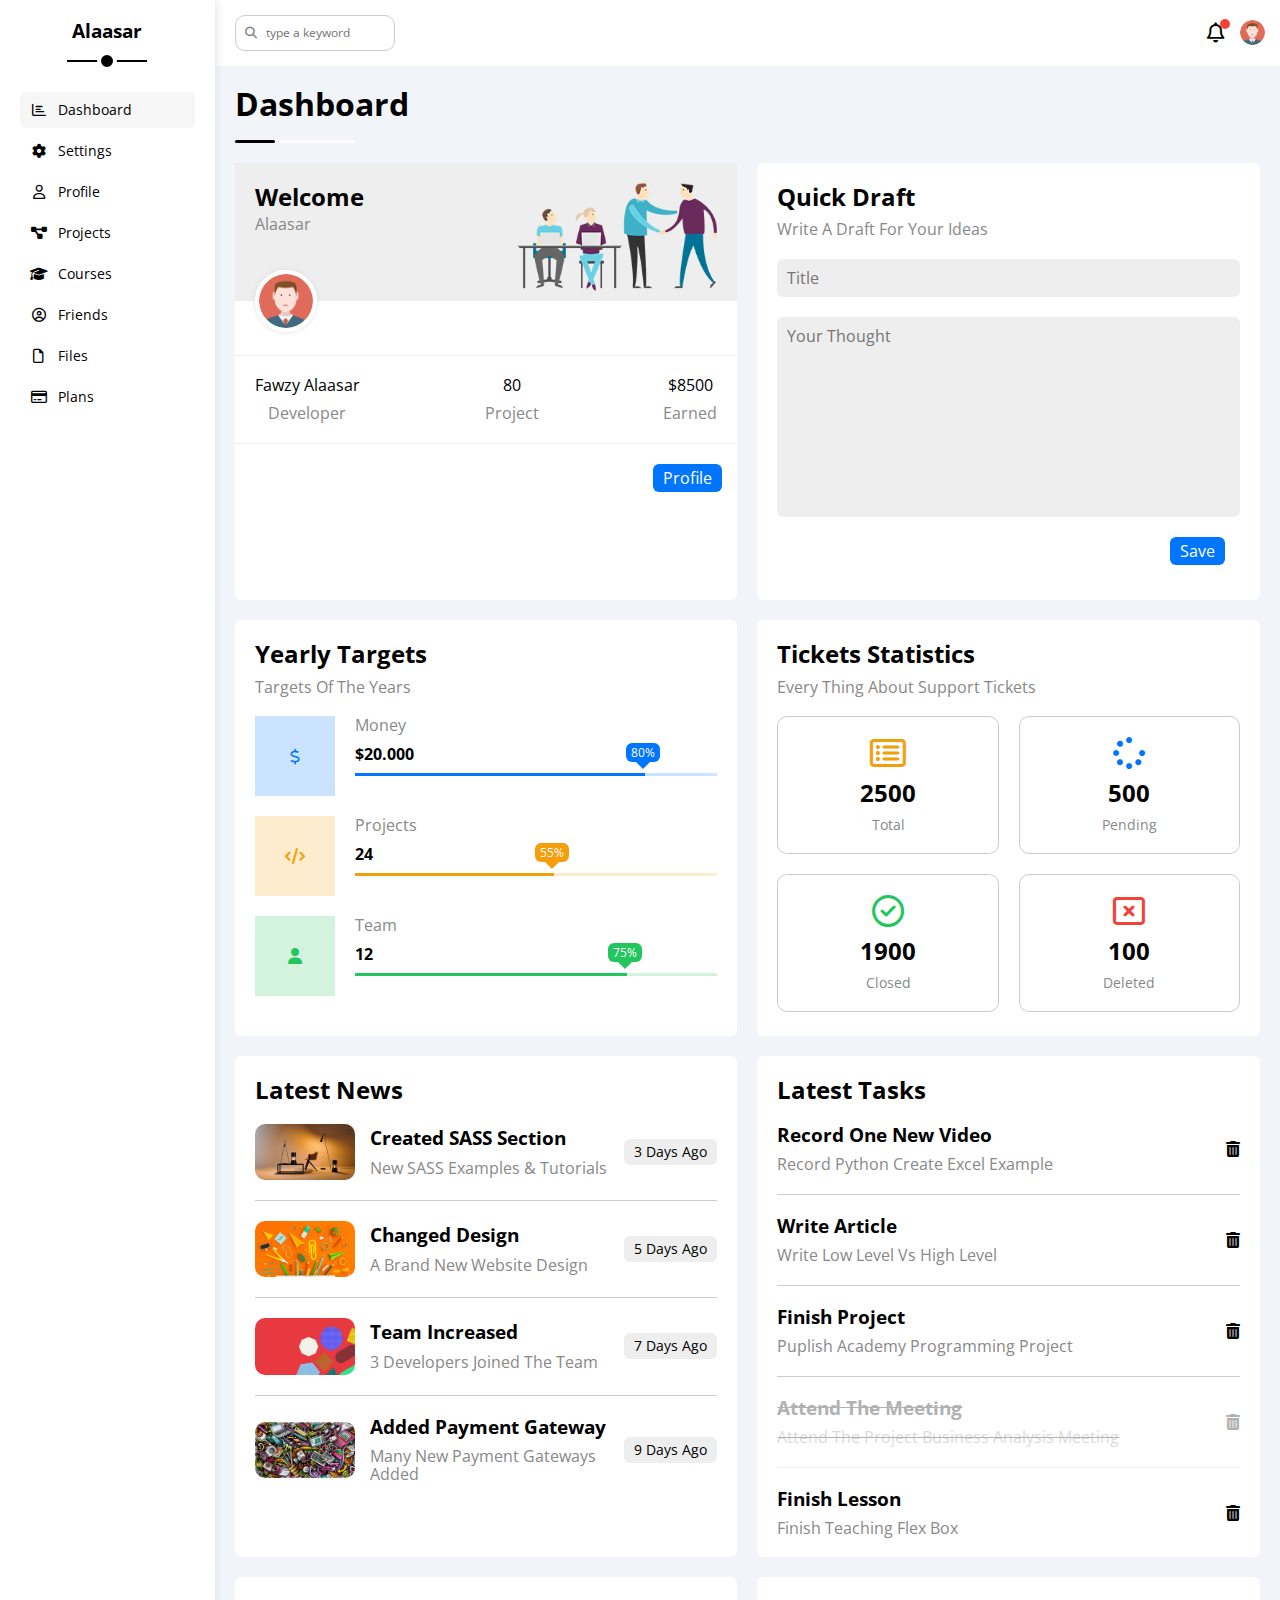
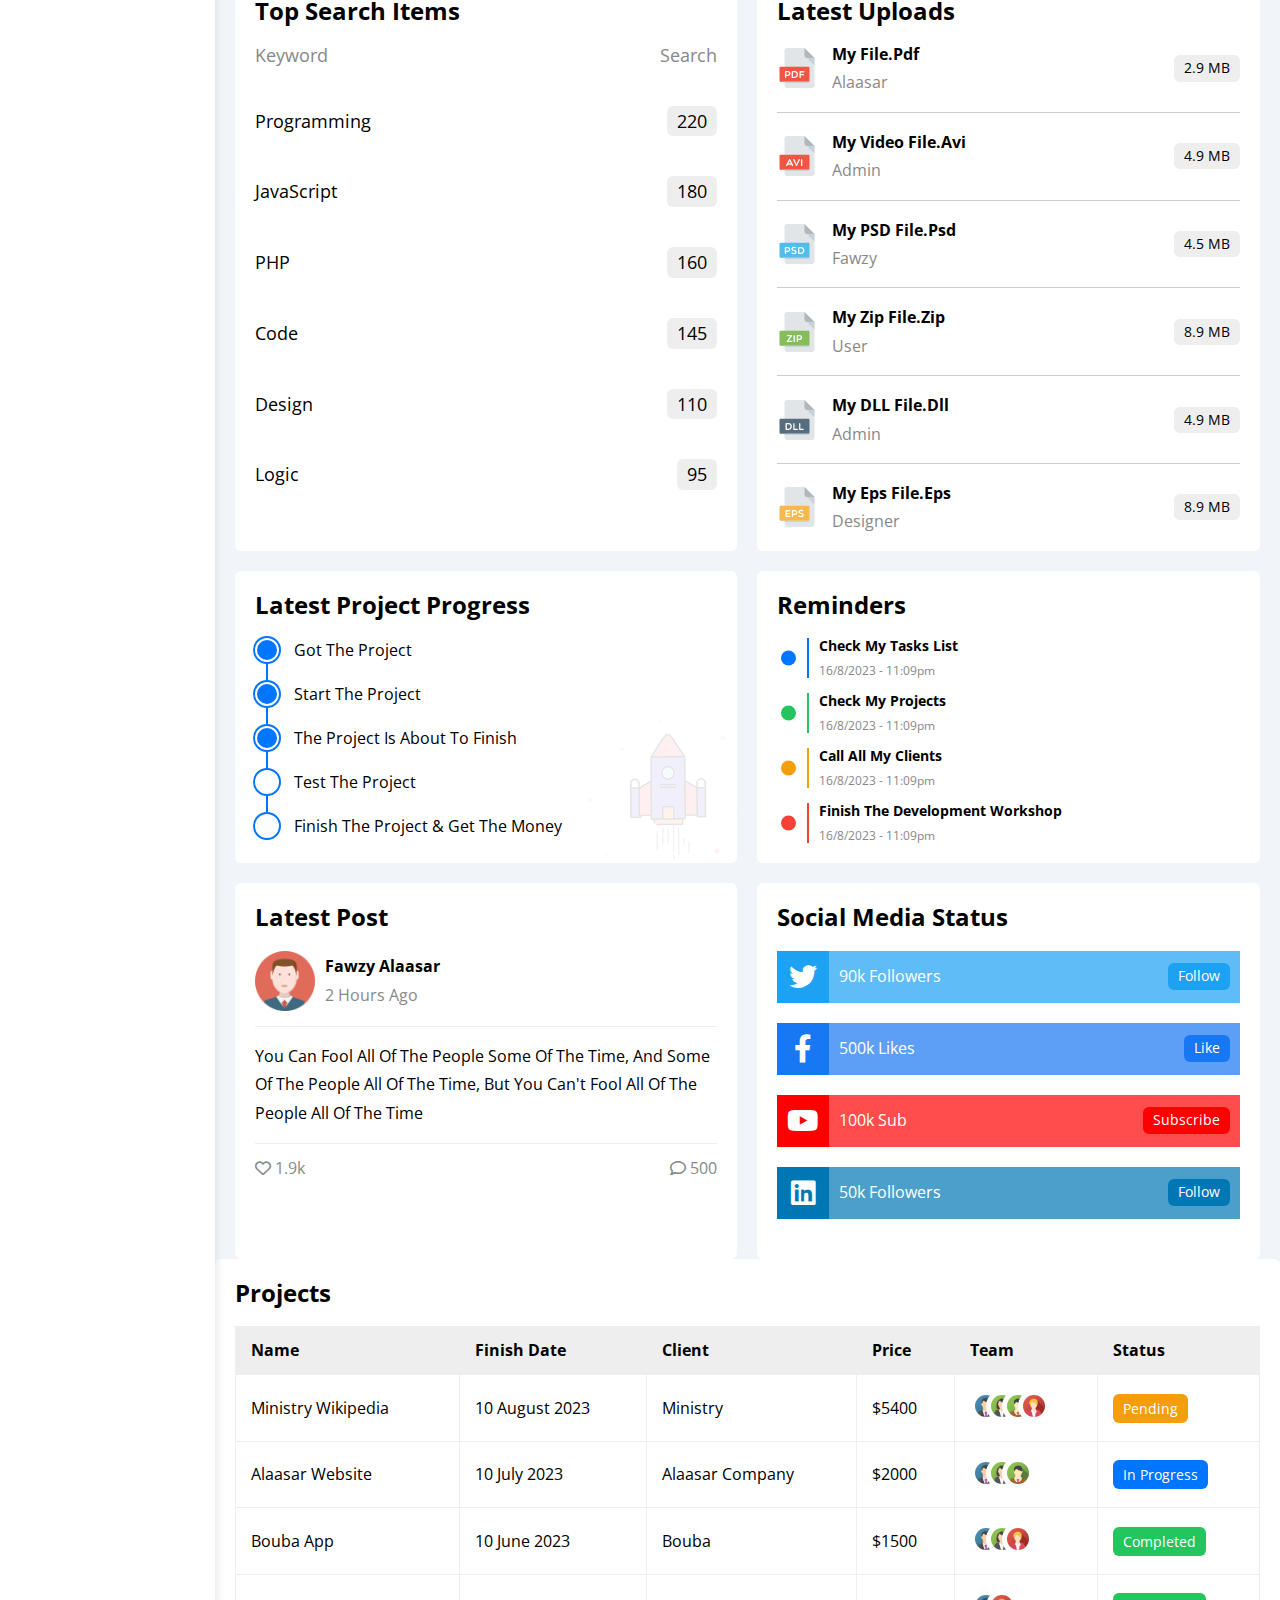
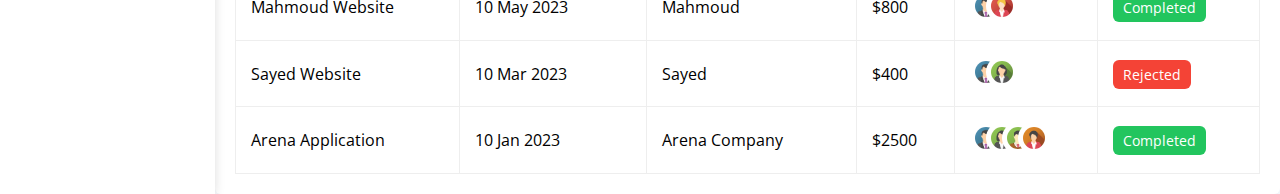
<file: index.html>
<!DOCTYPE html>
<html lang="en">
<head>
    <meta charset="UTF-8">
    <meta name="viewport" content="width=device-width, initial-scale=1.0">
    <link rel="stylesheet" href="CSS/normalize.css">
    <link rel="stylesheet" href="CSS/all.min.css">
    <link rel="stylesheet" href="CSS/framework.css">
    <link rel="stylesheet" href="CSS/master.css">
    <link rel="preconnect" href="https://fonts.googleapis.com">
    <link rel="preconnect" href="https://fonts.gstatic.com" crossorigin>
    <link href="https://fonts.googleapis.com/css2?family=Open+Sans:wght@300;400;500;600;700;800&display=swap" 
    rel="stylesheet">
    <title>Aasar | Dashboard</title>
</head>
<body>
    <div class="page d-flex">
        <div class="sidebar p-20 bg-white p-relative" >
            <h3 class="txt-cap p-relative txt-c">alaasar</h3>
            <ul>
                <li>
                    <a class="active d-flex align-c c-black p-10 rad-6 fs-14" href="index.html">
                        <i class="fa-regular fa-chart-bar fa-fw"></i>
                        <span class="txt-cap hide">dashboard</span>
                    </a>
                </li>
                <li>
                    <a class="d-flex align-c c-black p-10 rad-6 fs-14" href="settings.html">
                        <i class="fa-solid fa-gear fa-fw"></i>
                        <span class="txt-cap hide">settings</span>
                    </a>
                </li>
                <li>
                    <a class="d-flex align-c c-black p-10 rad-6 fs-14" href="profile.html">
                        <i class="fa-regular fa-user fa-fw"></i>
                        <span class="txt-cap hide">profile</span>
                    </a>
                </li>
                <li>
                    <a class="d-flex align-c c-black p-10 rad-6 fs-14" href="projects.html">
                        <i class="fa-solid fa-diagram-project fa-fw"></i>
                        <span class="txt-cap hide">projects</span>
                    </a>
                </li>
                <li>
                    <a class="d-flex align-c c-black p-10 rad-6 fs-14" href="courses.html">
                        <i class="fa-solid fa-graduation-cap fa-fw"></i>
                        <span class="txt-cap hide">courses</span>
                    </a>
                </li>
                <li>
                    <a class="d-flex align-c c-black p-10 rad-6 fs-14" href="friends.html">
                        <i class="fa-regular fa-circle-user fa-fw"></i>
                        <span class="txt-cap hide">friends</span>
                    </a>
                </li>
                <li>
                    <a class="d-flex align-c c-black p-10 rad-6 fs-14" href="files.html">
                        <i class="fa-regular fa-file fa-fw"></i>
                        <span class="txt-cap hide">files</span>
                    </a>
                </li>
                <li>
                    <a class="d-flex align-c c-black p-10 rad-6 fs-14" href="plans.html">
                        <i class="fa-regular fa-credit-card fa-fw"></i>
                        <span class="txt-cap hide">plans</span>
                    </a>
                </li>
            </ul>
        </div>
        <div class="content w-full">
            <div class="head bg-white p-15 just-between">
                <div class="search p-relative">
                    <input class="p-10 border rad-10" type="search" placeholder="type a keyword">
                </div>
                <div class="notifi d-flex align-c">
                    <span class="p-relative">
                        <i class="fa-regular fa-bell fa-lg"></i>
                    </span>
                    <img src="IMAGES/avatar.png" alt="">
                </div>
            </div>
            <h1 class="p-relative txt-cap">dashboard</h1>
            <div class="wrabber d-grid gap-20 ">
                <div class="welcome bg-white rad-6 txt-c-mobile block-mobile">
                    <div class="intro p-20 d-flex bg-eee">
                        <div class="wel txt-cap">
                            <h2>welcome</h2>
                            <span class="c-grey">alaasar</span>
                        </div>
                        <img class="hide" src="IMAGES/welcome.png" alt="">
                    </div>
                    <img src="IMAGES/avatar.png" alt="">
                    <div class="info just-between block-mobile p-20 ">
                        <div class="name txt-cap txt-c">
                            <span>fawzy alaasar</span>
                            <span class="c-grey">developer</span>
                        </div>
                        <div class="project txt-cap txt-c">
                            <span>80</span>
                            <span class="c-grey">project</span>
                        </div>
                        <div class="money txt-cap txt-c">
                            <span>$8500</span>
                            <span class="c-grey">earned</span>
                        </div>
                    </div>
                    <a class="txt-cap" href="#">profile</a>
                </div>
                <div class="ideas bg-white rad-6 p-20 block-mobile">
                    <div class="intro txt-cap">
                        <h2>quick draft</h2>
                        <span class="c-grey">write a draft for your ideas</span>
                    </div>
                    <form action="">
                        <input class="bg-eee p-10 rad-6 w-full txt-cap" type="text" placeholder="title">
                        <textarea class="bg-eee p-10 rad-6 w-full txt-cap" placeholder="your thought"></textarea>
                        <input class="txt-cap rad-6" type="submit" value="save">
                    </form>
                </div>
                <div class="targets bg-white rad-6 p-20 block-mobile">
                    <div class="intro txt-cap">
                        <h2>yearly targets</h2>
                        <span class="c-grey">targets of the years</span>
                    </div>
                    <div class="d-flex gap-20">
                        <div class="icon">
                            <i class="fa-regular fa-dollar-sign fa-fw"></i>
                        </div>
                        <div class="info">
                            <p class="c-grey txt-cap">money</p>
                            <p>$20.000</p>
                            <div class="progress pro1"><span style="width: 80%"></span></div>
                        </div>
                    </div>
                    <div class="d-flex gap-20">
                        <div class="icon">
                            <i class="fa-solid fa-code fa-fw"></i>
                        </div>
                        <div class="info">
                            <p class="c-grey txt-cap">projects</p>
                            <p>24</p>
                            <div class="progress pro2"><span style="width: 55%"></span></div>
                        </div>
                    </div>
                    <div class="d-flex gap-20">
                        <div class="icon">
                            <i class="fa-solid fa-user fa-fw"></i>
                        </div>
                        <div class="info">
                            <p class="c-grey txt-cap">team</p>
                            <p>12</p>
                            <div class="progress pro3"><span style="width: 75%"></span></div>
                        </div>
                    </div>
                </div>
                <div class="tickets bg-white rad-6 p-20 block-mobile">
                    <div class="intro txt-cap">
                        <h2>tickets statistics</h2>
                        <span class="c-grey">every thing about support tickets</span>
                    </div>
                    <div class="tickets-box">
                        <div class="ticket border rad-10 p-20">
                            <i class="fa-regular fa-rectangle-list" style="color: var(--orange-color);"></i>
                            <span>2500</span>
                            <span class="c-grey txt-cap fs-14">total</span>
                        </div>
                        <div class="ticket border rad-10 p-20">
                            <i class="fa-solid fa-spinner" style="color: var(--blue-color);"></i>
                            <span>500</span>
                            <span class="c-grey txt-cap fs-14">pending</span>
                        </div>
                        <div class="ticket border rad-10 p-20">
                            <i class="fa-regular fa-circle-check" style="color: var(--green-color);"></i>
                            <span>1900</span>
                            <span class="c-grey txt-cap fs-14">closed</span>
                        </div>
                        <div class="ticket border rad-10 p-20">
                            <i class="fa-regular fa-rectangle-xmark" style="color: var(--red-color);"></i>
                            <span>100</span>
                            <span class="c-grey txt-cap fs-14">deleted</span>
                        </div>
                    </div>
                </div>
                <div class="news bg-white rad-6 p-20 block-mobile">
                    <h2 class="txt-cap">latest news</h2>
                    <div class="news-row d-flex align-c txt-cap">
                        <img src="IMAGES/news-01.png" alt="">
                        <div class="info">
                            <h3>created SASS section</h3>
                            <p class="c-grey">new SASS examples & tutorials</p>
                        </div>
                        <div class="button bg-eee rad-6 fs-14">3 days ago</div>
                    </div>
                    <div class="news-row d-flex align-c txt-cap">
                        <img src="IMAGES/news-02.png" alt="">
                        <div class="info">
                            <h3>changed design</h3>
                            <p class="c-grey">a brand new website design</p>
                        </div>
                        <div class="button bg-eee rad-6 fs-14">5 days ago</div>
                    </div>
                    <div class="news-row d-flex align-c txt-cap">
                        <img src="IMAGES/news-03.png" alt="">
                        <div class="info">
                            <h3>team increased</h3>
                            <p class="c-grey">3 developers joined the team</p>
                        </div>
                        <div class="button bg-eee rad-6 fs-14">7 days ago</div>
                    </div>
                    <div class="news-row d-flex align-c txt-cap">
                        <img src="IMAGES/news-04.png" alt="">
                        <div class="info">
                            <h3>added payment gateway</h3>
                            <p class="c-grey">many new payment gateways added</p>
                        </div>
                        <div class="button bg-eee rad-6 fs-14">9 days ago</div>
                    </div>
                </div>
                <div class="tasks bg-white rad-6 p-20 block-mobile">
                    <h2 class="txt-cap">latest tasks</h2>
                    <div class="row just-between txt-cap">
                        <div class="task">
                            <h3>record one new video</h3>
                            <p class="c-grey">record python create excel example</p>
                        </div>
                        <i class="fa-solid fa-trash-can"></i>
                    </div>
                    <div class="row just-between txt-cap">
                        <div class="task">
                            <h3>write article</h3>
                            <p class="c-grey">write low level vs high level</p>
                        </div>
                        <i class="fa-solid fa-trash-can"></i>
                    </div>
                    <div class="row just-between txt-cap">
                        <div class="task">
                            <h3>finish project</h3>
                            <p class="c-grey">puplish academy programming project</p>
                        </div>
                        <i class="fa-solid fa-trash-can"></i>
                    </div>
                    <div class="row just-between txt-cap">
                        <div class="task">
                            <h3>attend the meeting</h3>
                            <p class="c-grey">attend the project business analysis meeting</p>
                        </div>
                        <i class="fa-solid fa-trash-can"></i>
                    </div>
                    <div class="row just-between txt-cap">
                        <div class="task">
                            <h3>finish lesson</h3>
                            <p class="c-grey">finish teaching flex box </p>
                        </div>
                        <i class="fa-solid fa-trash-can"></i>
                    </div>
                </div>
                <div class="search bg-white rad-6 p-20 block-mobile">
                    <h2 class="txt-cap">top search items</h2>
                    <div class="row head just-between txt-cap c-grey">
                        <p>keyword</p>
                        <p>search</p>
                    </div>
                    <div class="row just-between txt-cap">
                        <p>programming</p>
                        <div class="button bg-eee rad-6">220</div>
                    </div>
                    <div class="row just-between txt-cap">
                        <p>JavaScript</p>
                        <div class="button bg-eee rad-6">180</div>
                    </div>
                    <div class="row just-between txt-cap">
                        <p>PHP</p>
                        <div class="button bg-eee rad-6">160</div>
                    </div>
                    <div class="row just-between txt-cap">
                        <p>code</p>
                        <div class="button bg-eee rad-6">145</div>
                    </div>
                    <div class="row just-between txt-cap">
                        <p>design</p>
                        <div class="button bg-eee rad-6">110</div>
                    </div>
                    <div class="row just-between txt-cap">
                        <p>logic</p>
                        <div class="button bg-eee rad-6">95</div>
                    </div>
                </div>
                <div class="uploads bg-white rad-6 p-20 block-mobile">
                    <h2 class="txt-cap">latest uploads</h2>
                    <div class="row d-flex align-c txt-cap">
                        <img src="IMAGES/pdf.svg" alt="">
                        <div class="info">
                            <h3>my file.pdf</h3>
                            <p class="c-grey">alaasar</p>
                        </div>
                        <div class="button bg-eee rad-6 fs-14">2.9 MB</div>
                    </div>
                    <div class="row d-flex align-c txt-cap">
                        <img src="IMAGES/avi.svg" alt="">
                        <div class="info">
                            <h3>my video file.avi</h3>
                            <p class="c-grey">admin</p>
                        </div>
                        <div class="button bg-eee rad-6 fs-14">4.9 MB</div>
                    </div>
                    <div class="row d-flex align-c txt-cap">
                        <img src="IMAGES/psd.svg" alt="">
                        <div class="info">
                            <h3>my PSD file.psd</h3>
                            <p class="c-grey">fawzy</p>
                        </div>
                        <div class="button bg-eee rad-6 fs-14">4.5 MB</div>
                    </div>
                    <div class="row d-flex align-c txt-cap">
                        <img src="IMAGES/zip.svg" alt="">
                        <div class="info">
                            <h3>my Zip file.zip</h3>
                            <p class="c-grey">user</p>
                        </div>
                        <div class="button bg-eee rad-6 fs-14">8.9 MB</div>
                    </div>
                    <div class="row d-flex align-c txt-cap">
                        <img src="IMAGES/dll.svg" alt="">
                        <div class="info">
                            <h3>my DLL file.dll</h3>
                            <p class="c-grey">admin</p>
                        </div>
                        <div class="button bg-eee rad-6 fs-14">4.9 MB</div>
                    </div>
                    <div class="row d-flex align-c txt-cap">
                        <img src="IMAGES/eps.svg" alt="">
                        <div class="info">
                            <h3>my Eps file.eps</h3>
                            <p class="c-grey">designer</p>
                        </div>
                        <div class="button bg-eee rad-6 fs-14">8.9 MB</div>
                    </div>
                </div>
                <div class="project-pro p-relative bg-white rad-6 p-20 block-mobile">
                    <h2 class="txt-cap">latest project progress</h2>
                    <ul class="txt-cap p-relative">
                        <li class="done p-relative d-flex align-c">got the project</li>
                        <li class="done p-relative d-flex align-c">start the project</li>
                        <li class="done p-relative d-flex align-c">the project is about to finish</li>
                        <li class="current p-relative d-flex align-c">test the project</li>
                        <li class="still p-relative d-flex align-c">finish the project & get the money</li>
                    </ul>
                    <img src="IMAGES/project.png" alt="">
                </div>
                <div class="reminders bg-white rad-6 p-20 block-mobile">
                    <h2 class="txt-cap">reminders</h2>
                    <ul>
                        <li class="blue p-relative txt-cap">
                            <h3>check my tasks list</h3>
                            <p class="c-grey">16/8/2023 - 11:09pm</p>
                        </li>
                        <li class="green p-relative txt-cap">
                            <h3>check my projects</h3>
                            <p class="c-grey">16/8/2023 - 11:09pm</p>
                        </li>
                        <li class="orange p-relative txt-cap">
                            <h3>Call All My Clients</h3>
                            <p class="c-grey">16/8/2023 - 11:09pm</p>
                        </li>
                        <li class="red p-relative txt-cap">
                            <h3>Finish The Development Workshop</h3>
                            <p class="c-grey">16/8/2023 - 11:09pm</p>
                        </li>
                    </ul>
                </div>
                <div class="post bg-white rad-6 p-20 block-mobile">
                    <h2 class="txt-cap">latest post</h2>
                    <div class="account d-flex align-c">
                        <img src="IMAGES/avatar.png" alt="">
                        <div class="info txt-cap">
                            <h3>fawzy alaasar</h3>
                            <p class="c-grey">2 hours ago</p>
                        </div>
                    </div>
                    <p class="txt-cap">You Can Fool All Of The People Some Of The Time, 
                        And Some Of The People All Of The Time, 
                        But You Can't Fool All Of The People All Of The Time
                    </p>
                    <div class="reacts c-grey just-between">
                        <div class="likes">
                            <i class="fa-regular fa-heart"></i>
                            <span>1.9k</span>
                        </div>
                        <div class="comments">
                            <i class="fa-regular fa-comment"></i>
                            <span>500</span>
                        </div>
                    </div>
                </div>
                <div class="social bg-white rad-6 p-20 block-mobile">
                    <h2 class="txt-cap">social media status</h2>
                    <div class="account twitter just-between txt-cap">
                        <div class="info d-flex align-c">
                            <i class="fa-brands fa-twitter d-flex align-c"></i>
                            <span>90k followers</span>
                        </div>
                        <a href="#" class="action rad-6 fs-14">follow</a>
                    </div>
                    <div class="account facebook just-between txt-cap">
                        <div class="info d-flex align-c">
                            <i class="fa-brands fa-facebook-f d-flex align-c"></i>
                            <span>500k likes</span>
                        </div>
                        <a href="#" class="action rad-6 fs-14">like</a>
                    </div>
                    <div class="account youtube just-between txt-cap">
                        <div class="info d-flex align-c">
                            <i class="fa-brands fa-youtube d-flex align-c"></i>
                            <span>100k sub</span>
                        </div>
                        <a href="#" class="action rad-6 fs-14">subscribe</a>
                    </div>
                    <div class="account linked just-between txt-cap">
                        <div class="info d-flex align-c">
                            <i class="fa-brands fa-linkedin d-flex align-c"></i>
                            <span>50k followers</span>
                        </div>
                        <a href="#" class="action rad-6 fs-14">follow</a>
                    </div>
                </div>
            </div>
            <div class="table txt-cap bg-white rad-6 p-20 block-mobile">
                <h2>projects</h2>
                <div class="respon-table">
                    <table class="w-full">
                        <thead>
                            <tr>
                                <th>name</th>
                                <th>finish date</th>
                                <th>client</th>
                                <th>price</th>
                                <th>team</th>
                                <th>status</th>
                            </tr>
                        </thead>
                        <tbody>
                            <tr>
                                <td>ministry wikipedia</td>
                                <td>10 august 2023</td>
                                <td>ministry</td>
                                <td>$5400</td>
                                <td>
                                    <img src="IMAGES/team-01.png" alt="">
                                    <img src="IMAGES/team-02.png" alt="">
                                    <img src="IMAGES/team-03.png" alt="">
                                    <img src="IMAGES/team-05.png" alt="">
                                </td>
                                <td><span class="pending rad-6 fs-14">pending</span></td>
                            </tr>
                            <tr>
                                <td>alaasar website</td>
                                <td>10 july 2023</td>
                                <td>alaasar company</td>
                                <td>$2000</td>
                                <td>
                                    <img src="IMAGES/team-01.png" alt="">
                                    <img src="IMAGES/team-02.png" alt="">
                                    <img src="IMAGES/team-03.png" alt="">
                                </td>
                                <td><span class="in-pro rad-6 fs-14">in progress</span></td>
                            </tr>
                            <tr>
                                <td>bouba app</td>
                                <td>10 june 2023</td>
                                <td>bouba</td>
                                <td>$1500</td>
                                <td>
                                    <img src="IMAGES/team-01.png" alt="">
                                    <img src="IMAGES/team-02.png" alt="">
                                    <img src="IMAGES/team-05.png" alt="">
                                </td>
                                <td><span class="completed rad-6 fs-14">completed</span></td>
                            </tr>
                            <tr>
                                <td>mahmoud website</td>
                                <td>10 may 2023</td>
                                <td>mahmoud</td>
                                <td>$800</td>
                                <td>
                                    <img src="IMAGES/team-01.png" alt="">
                                    <img src="IMAGES/team-05.png" alt="">
                                </td>
                                <td><span class="completed rad-6 fs-14">completed</span></td>
                            </tr>
                            <tr>
                                <td>sayed website</td>
                                <td>10 mar 2023</td>
                                <td>sayed</td>
                                <td>$400</td>
                                <td>
                                    <img src="IMAGES/team-01.png" alt="">
                                    <img src="IMAGES/team-02.png" alt="">
                                </td>
                                <td><span class="rejected rad-6 fs-14">rejected</span></td>
                            </tr>
                            <tr>
                                <td>arena application</td>
                                <td>10 jan 2023</td>
                                <td>arena company</td>
                                <td>$2500</td>
                                <td>
                                    <img src="IMAGES/team-01.png" alt="">
                                    <img src="IMAGES/team-02.png" alt="">
                                    <img src="IMAGES/team-03.png" alt="">
                                    <img src="IMAGES/team-04.png" alt="">
                                </td>
                                <td><span class="completed rad-6 fs-14">completed</span></td>
                            </tr>
                        </tbody>
                    </table>
                </div>
            </div>
        </div>
    </div>
</body>
</html>
</file>
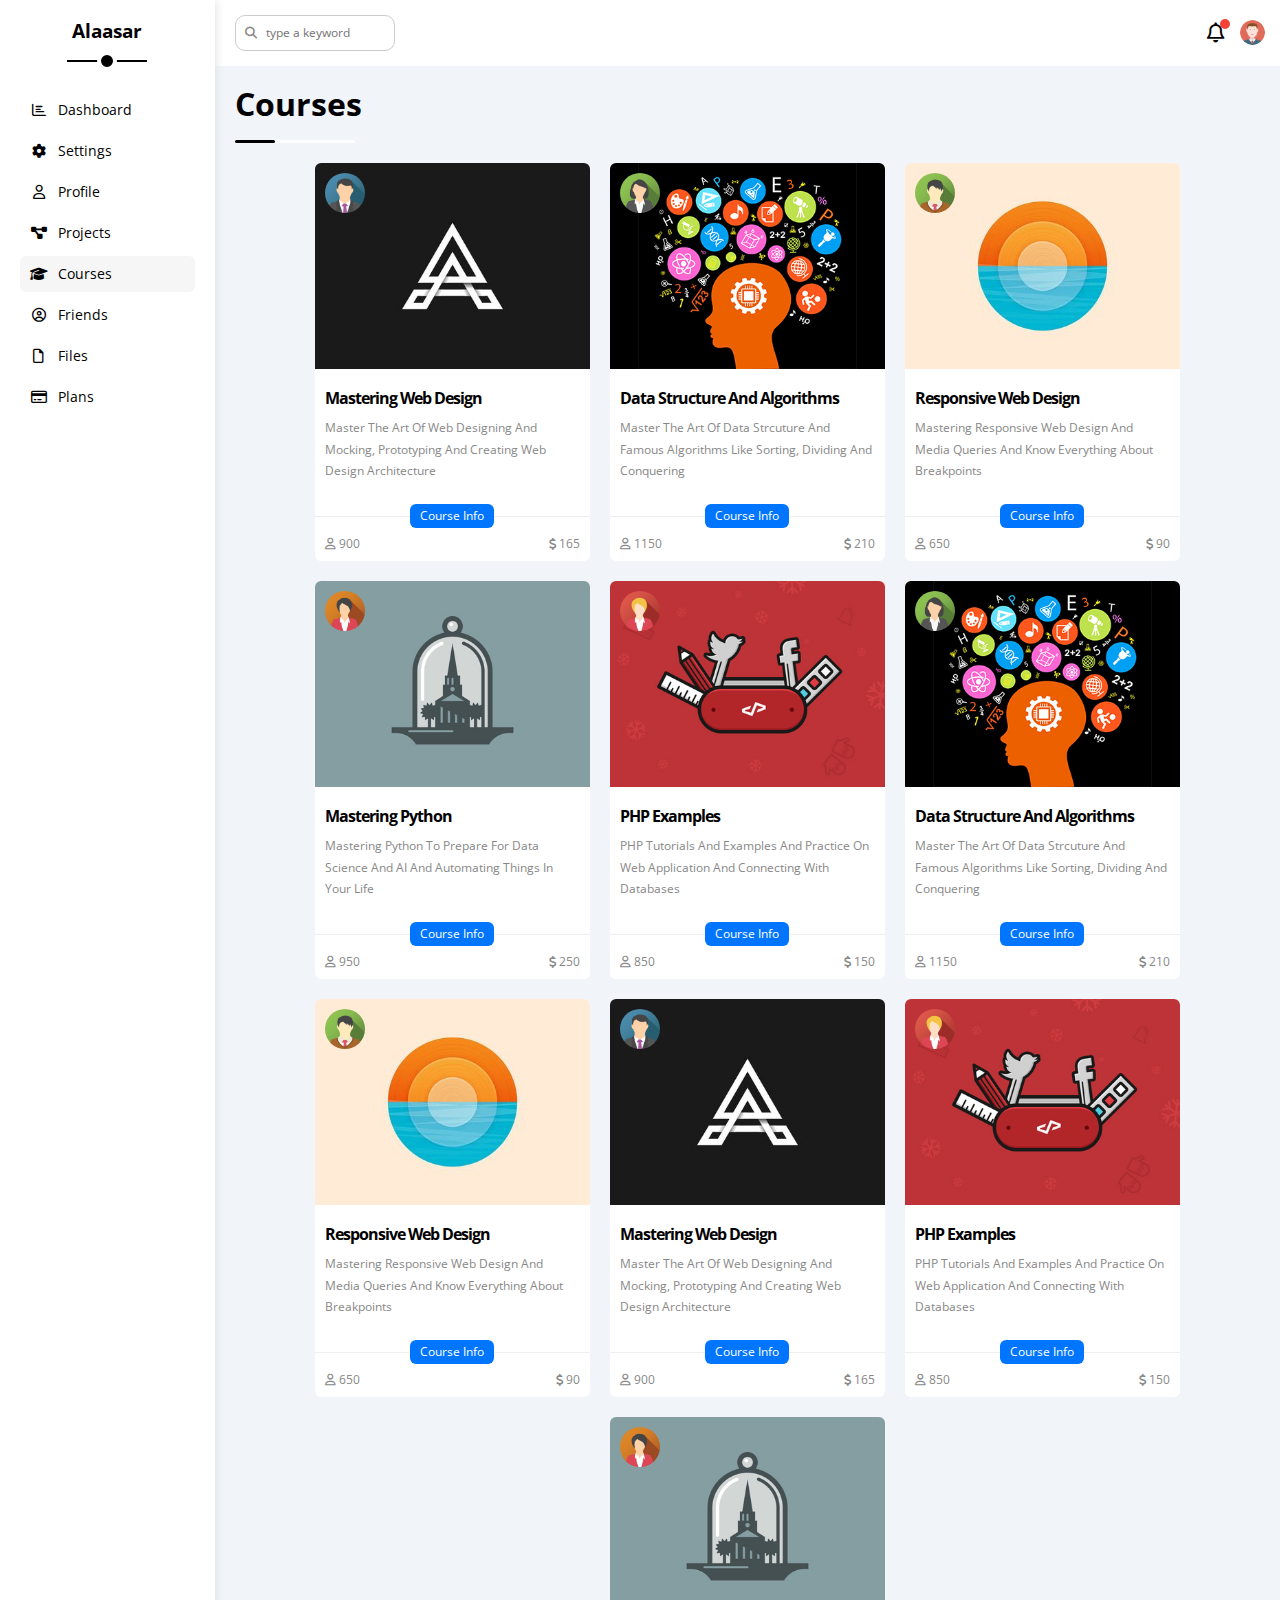
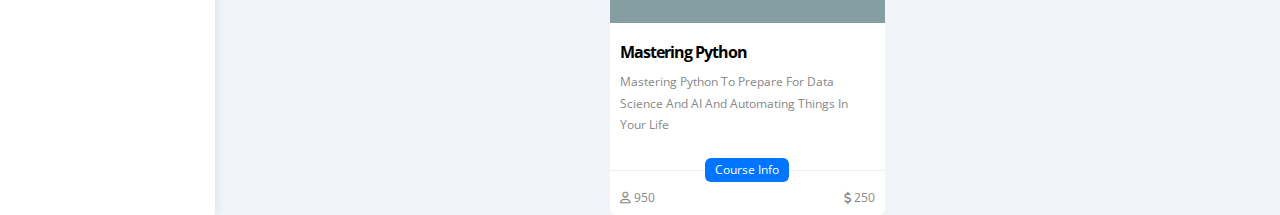
<file: courses.html>
<!DOCTYPE html>
<html lang="en">
<head>
    <meta charset="UTF-8">
    <meta name="viewport" content="width=device-width, initial-scale=1.0">
    <link rel="stylesheet" href="CSS/normalize.css">
    <link rel="stylesheet" href="CSS/all.min.css">
    <link rel="stylesheet" href="CSS/framework.css">
    <link rel="stylesheet" href="CSS/master.css">
    <link rel="preconnect" href="https://fonts.googleapis.com">
    <link rel="preconnect" href="https://fonts.gstatic.com" crossorigin>
    <link href="https://fonts.googleapis.com/css2?family=Open+Sans:wght@300;400;500;600;700;800&display=swap" 
    rel="stylesheet">
    <title>Aasar | Dashboard</title>
</head>
<body>
    <div class="page d-flex">
        <div class="sidebar p-20 bg-white p-relative" >
            <h3 class="txt-cap p-relative txt-c">alaasar</h3>
            <ul>
                <li>
                    <a class="d-flex align-c c-black p-10 rad-6 fs-14" href="index.html">
                        <i class="fa-regular fa-chart-bar fa-fw"></i>
                        <span class="txt-cap hide">dashboard</span>
                    </a>
                </li>
                <li>
                    <a class="d-flex align-c c-black p-10 rad-6 fs-14" href="settings.html">
                        <i class="fa-solid fa-gear fa-fw"></i>
                        <span class="txt-cap hide">settings</span>
                    </a>
                </li>
                <li>
                    <a class="d-flex align-c c-black p-10 rad-6 fs-14" href="profile.html">
                        <i class="fa-regular fa-user fa-fw"></i>
                        <span class="txt-cap hide">profile</span>
                    </a>
                </li>
                <li>
                    <a class="d-flex align-c c-black p-10 rad-6 fs-14" href="projects.html">
                        <i class="fa-solid fa-diagram-project fa-fw"></i>
                        <span class="txt-cap hide">projects</span>
                    </a>
                </li>
                <li>
                    <a class="active d-flex align-c c-black p-10 rad-6 fs-14" href="courses.html">
                        <i class="fa-solid fa-graduation-cap fa-fw"></i>
                        <span class="txt-cap hide">courses</span>
                    </a>
                </li>
                <li>
                    <a class="d-flex align-c c-black p-10 rad-6 fs-14" href="friends.html">
                        <i class="fa-regular fa-circle-user fa-fw"></i>
                        <span class="txt-cap hide">friends</span>
                    </a>
                </li>
                <li>
                    <a class="d-flex align-c c-black p-10 rad-6 fs-14" href="files.html">
                        <i class="fa-regular fa-file fa-fw"></i>
                        <span class="txt-cap hide">files</span>
                    </a>
                </li>
                <li>
                    <a class="d-flex align-c c-black p-10 rad-6 fs-14" href="plans.html">
                        <i class="fa-regular fa-credit-card fa-fw"></i>
                        <span class="txt-cap hide">plans</span>
                    </a>
                </li>
            </ul>
        </div>
        <div class="content w-full">
            <div class="head bg-white p-15 just-between">
                <div class="search p-relative">
                    <input class="p-10 border rad-10" type="search" placeholder="type a keyword">
                </div>
                <div class="notifi d-flex align-c">
                    <span class="p-relative">
                        <i class="fa-regular fa-bell fa-lg"></i>
                    </span>
                    <img src="IMAGES/avatar.png" alt="">
                </div>
            </div>
            <h1 class="p-relative txt-cap">courses</h1>
            <div class="courses d-flex gap-20">
                <div class="course bg-white rad-6 txt-cap">
                    <div class="image" style="background-image: url(IMAGES/course-01.jpg);">
                        <img src="IMAGES/team-01.png" alt="">
                    </div>
                    <div class="info">
                        <h4>mastering web design</h4>
                        <p class="c-grey">Master The Art Of Web Designing And Mocking, 
                            Prototyping And Creating Web Design Architecture 
                        </p>
                        <a href="#">course info</a>
                    </div>
                    <div class="price c-grey just-between">
                        <span>
                            <i class="fa-regular fa-user"></i>
                            900
                        </span>
                        <span>
                            <i class="fa-solid fa-dollar-sign"></i>
                            165
                        </span>
                    </div>
                </div>
                <div class="course bg-white rad-6 txt-cap">
                    <div class="image" style="background-image: url(IMAGES/course-02.jpg);">
                        <img src="IMAGES/team-02.png" alt="">
                    </div>
                    <div class="info">
                        <h4>data structure and algorithms</h4>
                        <p class="c-grey">Master The Art Of Data Strcuture And Famous Algorithms Like Sorting, 
                            Dividing And Conquering 
                        </p>
                        <a href="#">course info</a>
                    </div>
                    <div class="price c-grey just-between">
                        <span>
                            <i class="fa-regular fa-user"></i>
                            1150
                        </span>
                        <span>
                            <i class="fa-solid fa-dollar-sign"></i>
                            210
                        </span>
                    </div>
                </div>
                <div class="course bg-white rad-6 txt-cap">
                    <div class="image" style="background-image: url(IMAGES/course-03.jpg);">
                        <img src="IMAGES/team-03.png" alt="">
                    </div>
                    <div class="info">
                        <h4>responsive web design</h4>
                        <p class="c-grey">Mastering Responsive Web Design And Media 
                            Queries And Know Everything About Breakpoints 
                        </p>
                        <a href="#">course info</a>
                    </div>
                    <div class="price c-grey just-between">
                        <span>
                            <i class="fa-regular fa-user"></i>
                            650
                        </span>
                        <span>
                            <i class="fa-solid fa-dollar-sign"></i>
                            90
                        </span>
                    </div>
                </div>
                <div class="course bg-white rad-6 txt-cap">
                    <div class="image" style="background-image: url(IMAGES/course-04.jpg);">
                        <img src="IMAGES/team-04.png" alt="">
                    </div>
                    <div class="info">
                        <h4>mastering python</h4>
                        <p class="c-grey">Mastering Python To Prepare For Data 
                            Science And AI And Automating Things in Your Life 
                        </p>
                        <a href="#">course info</a>
                    </div>
                    <div class="price c-grey just-between">
                        <span>
                            <i class="fa-regular fa-user"></i>
                            950
                        </span>
                        <span>
                            <i class="fa-solid fa-dollar-sign"></i>
                            250
                        </span>
                    </div>
                </div>
                <div class="course bg-white rad-6 txt-cap">
                    <div class="image" style="background-image: url(IMAGES/course-05.jpg);">
                        <img src="IMAGES/team-05.png" alt="">
                    </div>
                    <div class="info">
                        <h4>PHP examples</h4>
                        <p class="c-grey">PHP Tutorials And Examples And Practice On 
                            Web Application And Connecting With Databases 
                        </p>
                        <a href="#">course info</a>
                    </div>
                    <div class="price c-grey just-between">
                        <span>
                            <i class="fa-regular fa-user"></i>
                            850
                        </span>
                        <span>
                            <i class="fa-solid fa-dollar-sign"></i>
                            150
                        </span>
                    </div>
                </div>
                <div class="course bg-white rad-6 txt-cap">
                    <div class="image" style="background-image: url(IMAGES/course-02.jpg);">
                        <img src="IMAGES/team-02.png" alt="">
                    </div>
                    <div class="info">
                        <h4>data structure and algorithms</h4>
                        <p class="c-grey">Master The Art Of Data Strcuture And Famous Algorithms Like Sorting, 
                            Dividing And Conquering 
                        </p>
                        <a href="#">course info</a>
                    </div>
                    <div class="price c-grey just-between">
                        <span>
                            <i class="fa-regular fa-user"></i>
                            1150
                        </span>
                        <span>
                            <i class="fa-solid fa-dollar-sign"></i>
                            210
                        </span>
                    </div>
                </div>
                <div class="course bg-white rad-6 txt-cap">
                    <div class="image" style="background-image: url(IMAGES/course-03.jpg);">
                        <img src="IMAGES/team-03.png" alt="">
                    </div>
                    <div class="info">
                        <h4>responsive web design</h4>
                        <p class="c-grey">Mastering Responsive Web Design And Media 
                            Queries And Know Everything About Breakpoints 
                        </p>
                        <a href="#">course info</a>
                    </div>
                    <div class="price c-grey just-between">
                        <span>
                            <i class="fa-regular fa-user"></i>
                            650
                        </span>
                        <span>
                            <i class="fa-solid fa-dollar-sign"></i>
                            90
                        </span>
                    </div>
                </div>
                <div class="course bg-white rad-6 txt-cap">
                    <div class="image" style="background-image: url(IMAGES/course-01.jpg);">
                        <img src="IMAGES/team-01.png" alt="">
                    </div>
                    <div class="info">
                        <h4>mastering web design</h4>
                        <p class="c-grey">Master The Art Of Web Designing And Mocking, 
                            Prototyping And Creating Web Design Architecture 
                        </p>
                        <a href="#">course info</a>
                    </div>
                    <div class="price c-grey just-between">
                        <span>
                            <i class="fa-regular fa-user"></i>
                            900
                        </span>
                        <span>
                            <i class="fa-solid fa-dollar-sign"></i>
                            165
                        </span>
                    </div>
                </div>
                <div class="course bg-white rad-6 txt-cap">
                    <div class="image" style="background-image: url(IMAGES/course-05.jpg);">
                        <img src="IMAGES/team-05.png" alt="">
                    </div>
                    <div class="info">
                        <h4>PHP examples</h4>
                        <p class="c-grey">PHP Tutorials And Examples And Practice On 
                            Web Application And Connecting With Databases 
                        </p>
                        <a href="#">course info</a>
                    </div>
                    <div class="price c-grey just-between">
                        <span>
                            <i class="fa-regular fa-user"></i>
                            850
                        </span>
                        <span>
                            <i class="fa-solid fa-dollar-sign"></i>
                            150
                        </span>
                    </div>
                </div>
                <div class="course bg-white rad-6 txt-cap">
                    <div class="image" style="background-image: url(IMAGES/course-04.jpg);">
                        <img src="IMAGES/team-04.png" alt="">
                    </div>
                    <div class="info">
                        <h4>mastering python</h4>
                        <p class="c-grey">Mastering Python To Prepare For Data 
                            Science And AI And Automating Things in Your Life 
                        </p>
                        <a href="#">course info</a>
                    </div>
                    <div class="price c-grey just-between">
                        <span>
                            <i class="fa-regular fa-user"></i>
                            950
                        </span>
                        <span>
                            <i class="fa-solid fa-dollar-sign"></i>
                            250
                        </span>
                    </div>
                </div>
            </div>
        </div>
    </div>
</body>
</html>
</file>
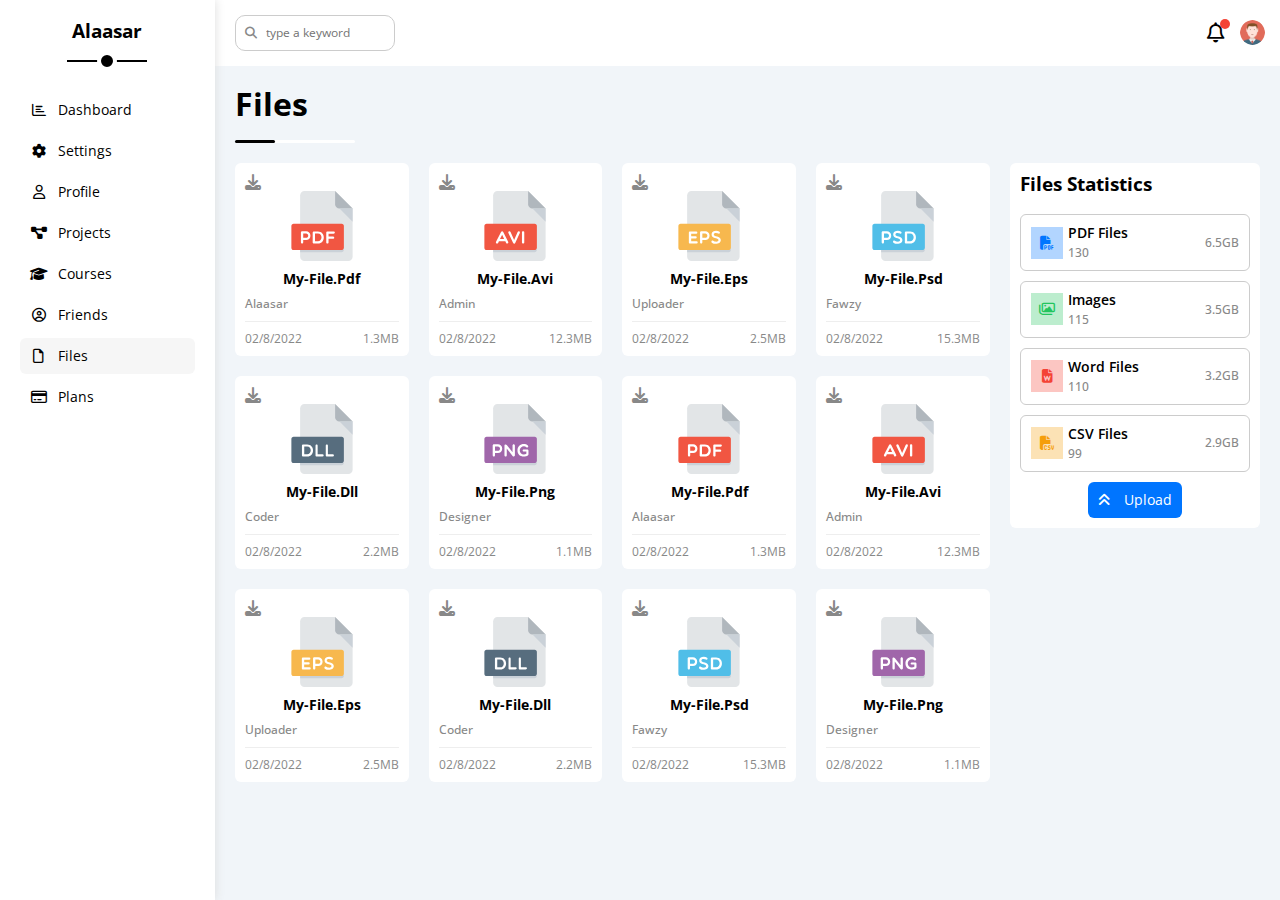
<file: files.html>
<!DOCTYPE html>
<html lang="en">
<head>
    <meta charset="UTF-8">
    <meta name="viewport" content="width=device-width, initial-scale=1.0">
    <link rel="stylesheet" href="CSS/normalize.css">
    <link rel="stylesheet" href="CSS/all.min.css">
    <link rel="stylesheet" href="CSS/framework.css">
    <link rel="stylesheet" href="CSS/master.css">
    <link rel="preconnect" href="https://fonts.googleapis.com">
    <link rel="preconnect" href="https://fonts.gstatic.com" crossorigin>
    <link href="https://fonts.googleapis.com/css2?family=Open+Sans:wght@300;400;500;600;700;800&display=swap" 
    rel="stylesheet">
    <title>Aasar | Dashboard</title>
</head>
<body>
    <div class="page d-flex">
        <div class="sidebar p-20 bg-white p-relative" >
            <h3 class="txt-cap p-relative txt-c">alaasar</h3>
            <ul>
                <li>
                    <a class="d-flex align-c c-black p-10 rad-6 fs-14" href="index.html">
                        <i class="fa-regular fa-chart-bar fa-fw"></i>
                        <span class="txt-cap hide">dashboard</span>
                    </a>
                </li>
                <li>
                    <a class="d-flex align-c c-black p-10 rad-6 fs-14" href="settings.html">
                        <i class="fa-solid fa-gear fa-fw"></i>
                        <span class="txt-cap hide">settings</span>
                    </a>
                </li>
                <li>
                    <a class="d-flex align-c c-black p-10 rad-6 fs-14" href="profile.html">
                        <i class="fa-regular fa-user fa-fw"></i>
                        <span class="txt-cap hide">profile</span>
                    </a>
                </li>
                <li>
                    <a class="d-flex align-c c-black p-10 rad-6 fs-14" href="projects.html">
                        <i class="fa-solid fa-diagram-project fa-fw"></i>
                        <span class="txt-cap hide">projects</span>
                    </a>
                </li>
                <li>
                    <a class="d-flex align-c c-black p-10 rad-6 fs-14" href="courses.html">
                        <i class="fa-solid fa-graduation-cap fa-fw"></i>
                        <span class="txt-cap hide">courses</span>
                    </a>
                </li>
                <li>
                    <a class="d-flex align-c c-black p-10 rad-6 fs-14" href="friends.html">
                        <i class="fa-regular fa-circle-user fa-fw"></i>
                        <span class="txt-cap hide">friends</span>
                    </a>
                </li>
                <li>
                    <a class="active d-flex align-c c-black p-10 rad-6 fs-14" href="files.html">
                        <i class="fa-regular fa-file fa-fw"></i>
                        <span class="txt-cap hide">files</span>
                    </a>
                </li>
                <li>
                    <a class="d-flex align-c c-black p-10 rad-6 fs-14" href="plans.html">
                        <i class="fa-regular fa-credit-card fa-fw"></i>
                        <span class="txt-cap hide">plans</span>
                    </a>
                </li>
            </ul>
        </div>
        <div class="content w-full">
            <div class="head bg-white p-15 just-between">
                <div class="search p-relative">
                    <input class="p-10 border rad-10" type="search" placeholder="type a keyword">
                </div>
                <div class="notifi d-flex align-c">
                    <span class="p-relative">
                        <i class="fa-regular fa-bell fa-lg"></i>
                    </span>
                    <img src="IMAGES/avatar.png" alt="">
                </div>
            </div>
            <h1 class="p-relative txt-cap">files</h1>
            <div class="files-page d-flex gap-20">
                <div class="files d-grid gap-20">
                    <div class="file bg-white rad-6 p-10 txt-cap">
                        <div class="image">
                            <div class="contact">
                                <i class="fa-solid fa-download"></i>
                            </div>
                            <img class="txt-c" src="IMAGES/pdf.svg" alt="">
                            <h5 class="txt-c">my-file.pdf</h5>
                            <p class="c-grey">alaasar</p>
                        </div>
                        <div class="more just-between c-grey">
                            <span>02/8/2022</span>
                            <span>1.3MB</span>
                        </div>
                    </div>
                    <div class="file bg-white rad-6 p-10 txt-cap">
                        <div class="image">
                            <div class="contact">
                                <i class="fa-solid fa-download"></i>
                            </div>
                            <img class="txt-c" src="IMAGES/avi.svg" alt="">
                            <h5 class="txt-c">my-file.avi</h5>
                            <p class="c-grey">admin</p>
                        </div>
                        <div class="more just-between c-grey">
                            <span>02/8/2022</span>
                            <span>12.3MB</span>
                        </div>
                    </div>
                    <div class="file bg-white rad-6 p-10 txt-cap">
                        <div class="image">
                            <div class="contact">
                                <i class="fa-solid fa-download"></i>
                            </div>
                            <img class="txt-c" src="IMAGES/eps.svg" alt="">
                            <h5 class="txt-c">my-file.eps</h5>
                            <p class="c-grey">uploader</p>
                        </div>
                        <div class="more just-between c-grey">
                            <span>02/8/2022</span>
                            <span>2.5MB</span>
                        </div>
                    </div>
                    <div class="file bg-white rad-6 p-10 txt-cap">
                        <div class="image">
                            <div class="contact">
                                <i class="fa-solid fa-download"></i>
                            </div>
                            <img class="txt-c" src="IMAGES/psd.svg" alt="">
                            <h5 class="txt-c">my-file.psd</h5>
                            <p class="c-grey">fawzy</p>
                        </div>
                        <div class="more just-between c-grey">
                            <span>02/8/2022</span>
                            <span>15.3MB</span>
                        </div>
                    </div>
                    <div class="file bg-white rad-6 p-10 txt-cap">
                        <div class="image">
                            <div class="contact">
                                <i class="fa-solid fa-download"></i>
                            </div>
                            <img class="txt-c" src="IMAGES/dll.svg" alt="">
                            <h5 class="txt-c">my-file.dll</h5>
                            <p class="c-grey">coder</p>
                        </div>
                        <div class="more just-between c-grey">
                            <span>02/8/2022</span>
                            <span>2.2MB</span>
                        </div>
                    </div>
                    <div class="file bg-white rad-6 p-10 txt-cap">
                        <div class="image">
                            <div class="contact">
                                <i class="fa-solid fa-download"></i>
                            </div>
                            <img class="txt-c" src="IMAGES/png.svg" alt="">
                            <h5 class="txt-c">my-file.png</h5>
                            <p class="c-grey">designer</p>
                        </div>
                        <div class="more just-between c-grey">
                            <span>02/8/2022</span>
                            <span>1.1MB</span>
                        </div>
                    </div>
                    <div class="file bg-white rad-6 p-10 txt-cap">
                        <div class="image">
                            <div class="contact">
                                <i class="fa-solid fa-download"></i>
                            </div>
                            <img class="txt-c" src="IMAGES/pdf.svg" alt="">
                            <h5 class="txt-c">my-file.pdf</h5>
                            <p class="c-grey">alaasar</p>
                        </div>
                        <div class="more just-between c-grey">
                            <span>02/8/2022</span>
                            <span>1.3MB</span>
                        </div>
                    </div>
                    <div class="file bg-white rad-6 p-10 txt-cap">
                        <div class="image">
                            <div class="contact">
                                <i class="fa-solid fa-download"></i>
                            </div>
                            <img class="txt-c" src="IMAGES/avi.svg" alt="">
                            <h5 class="txt-c">my-file.avi</h5>
                            <p class="c-grey">admin</p>
                        </div>
                        <div class="more just-between c-grey">
                            <span>02/8/2022</span>
                            <span>12.3MB</span>
                        </div>
                    </div>
                    <div class="file bg-white rad-6 p-10 txt-cap">
                        <div class="image">
                            <div class="contact">
                                <i class="fa-solid fa-download"></i>
                            </div>
                            <img class="txt-c" src="IMAGES/eps.svg" alt="">
                            <h5 class="txt-c">my-file.eps</h5>
                            <p class="c-grey">uploader</p>
                        </div>
                        <div class="more just-between c-grey">
                            <span>02/8/2022</span>
                            <span>2.5MB</span>
                        </div>
                    </div>
                    <div class="file bg-white rad-6 p-10 txt-cap">
                        <div class="image">
                            <div class="contact">
                                <i class="fa-solid fa-download"></i>
                            </div>
                            <img class="txt-c" src="IMAGES/dll.svg" alt="">
                            <h5 class="txt-c">my-file.dll</h5>
                            <p class="c-grey">coder</p>
                        </div>
                        <div class="more just-between c-grey">
                            <span>02/8/2022</span>
                            <span>2.2MB</span>
                        </div>
                    </div>
                    <div class="file bg-white rad-6 p-10 txt-cap">
                        <div class="image">
                            <div class="contact">
                                <i class="fa-solid fa-download"></i>
                            </div>
                            <img class="txt-c" src="IMAGES/psd.svg" alt="">
                            <h5 class="txt-c">my-file.psd</h5>
                            <p class="c-grey">fawzy</p>
                        </div>
                        <div class="more just-between c-grey">
                            <span>02/8/2022</span>
                            <span>15.3MB</span>
                        </div>
                    </div>
                    <div class="file bg-white rad-6 p-10 txt-cap">
                        <div class="image">
                            <div class="contact">
                                <i class="fa-solid fa-download"></i>
                            </div>
                            <img class="txt-c" src="IMAGES/png.svg" alt="">
                            <h5 class="txt-c">my-file.png</h5>
                            <p class="c-grey">designer</p>
                        </div>
                        <div class="more just-between c-grey">
                            <span>02/8/2022</span>
                            <span>1.1MB</span>
                        </div>
                    </div>
                </div>
                <div class="files-state bg-white rad-6 p-10 txt-cap">
                    <h3>files statistics</h3>
                    <div class="f-type d-flex align-c rad-6 border p-10">
                        <i class="fa-solid fa-file-pdf"
                        style="color: var(--blue-color);
                        background-color: rgb(0 117 255 / 30%);">
                        </i>
                        <div class="info">
                            <h4>PDF files</h4>
                            <p class="c-grey">130</p>
                        </div>
                        <div class="size c-grey">
                            6.5GB
                        </div>
                    </div>
                    <div class="f-type d-flex align-c rad-6 border p-10">
                        <i class="fa-regular fa-images"
                        style="color: var(--green-color);
                        background-color: rgba(34, 197, 94, 0.3)">
                        </i>
                        <div class="info">
                            <h4>images</h4>
                            <p class="c-grey">115</p>
                        </div>
                        <div class="size c-grey">
                            3.5GB
                        </div>
                    </div>
                    <div class="f-type d-flex align-c rad-6 border p-10">
                        <i class="fa-solid fa-file-word"
                        style="color: var(--red-color);
                        background-color: rgba(244, 67, 54, 0.3)">
                        </i>
                        <div class="info">
                            <h4>Word files</h4>
                            <p class="c-grey">110</p>
                        </div>
                        <div class="size c-grey">
                            3.2GB
                        </div>
                    </div>
                    <div class="f-type d-flex align-c rad-6 border p-10">
                        <i class="fa-solid fa-file-csv"
                        style="color: var(--orange-color);
                        background-color: rgba(245, 158, 11, 0.3);">
                        </i>
                        <div class="info">
                            <h4>CSV files</h4>
                            <p class="c-grey">99</p>
                        </div>
                        <div class="size c-grey">
                            2.9GB
                        </div>
                    </div>
                    <div class="button rad-6 fs-14">
                        <i class="fa-solid fa-angles-up"></i>
                        upload
                    </div>
                </div>
            </div>
        </div>
    </div>
</body>
</html>
</file>
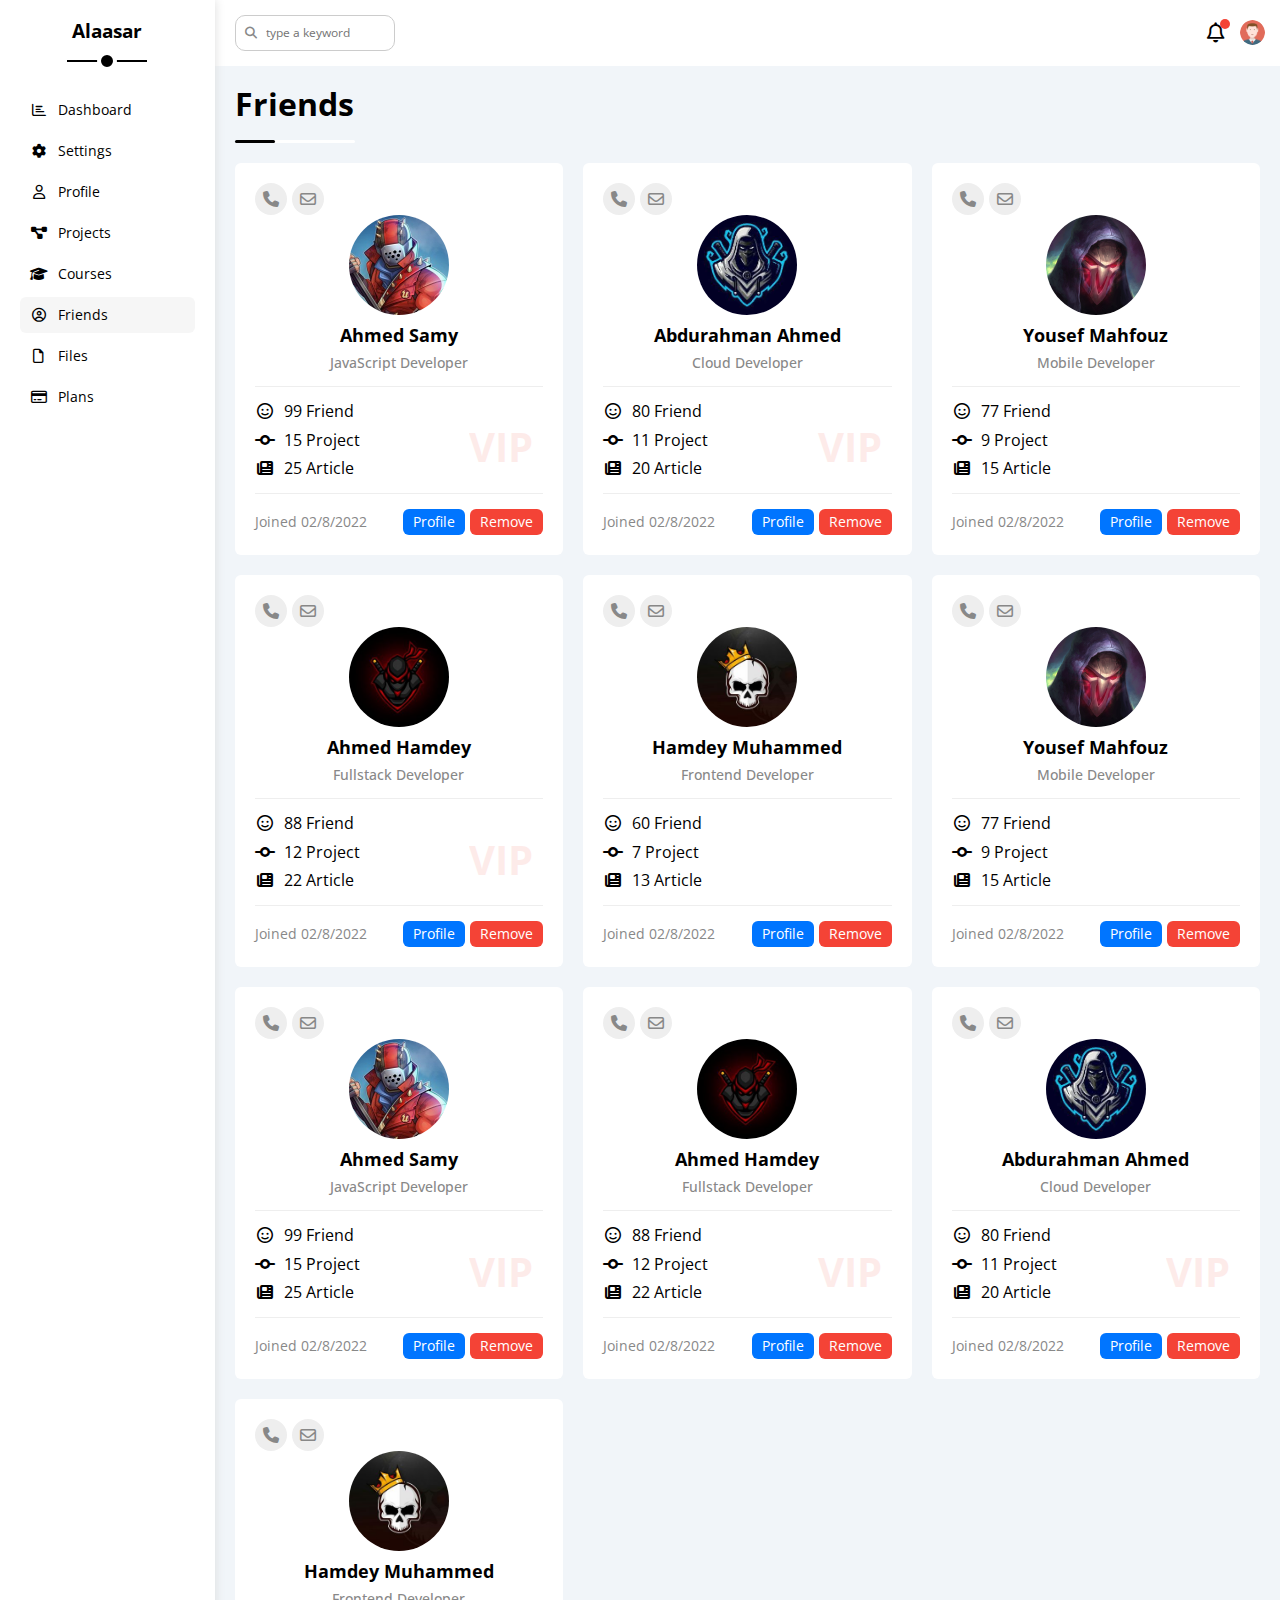
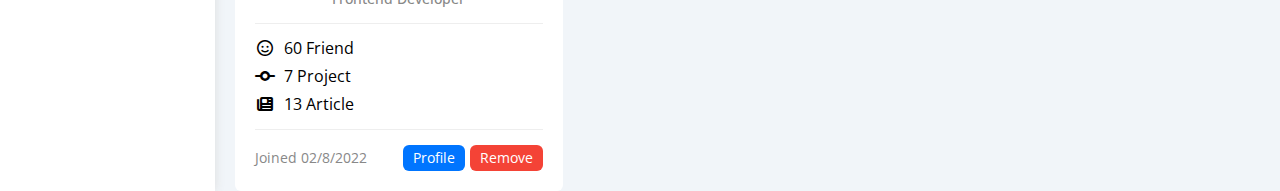
<file: friends.html>
<!DOCTYPE html>
<html lang="en">
<head>
    <meta charset="UTF-8">
    <meta name="viewport" content="width=device-width, initial-scale=1.0">
    <link rel="stylesheet" href="CSS/normalize.css">
    <link rel="stylesheet" href="CSS/all.min.css">
    <link rel="stylesheet" href="CSS/framework.css">
    <link rel="stylesheet" href="CSS/master.css">
    <link rel="preconnect" href="https://fonts.googleapis.com">
    <link rel="preconnect" href="https://fonts.gstatic.com" crossorigin>
    <link href="https://fonts.googleapis.com/css2?family=Open+Sans:wght@300;400;500;600;700;800&display=swap" 
    rel="stylesheet">
    <title>Aasar | Dashboard</title>
</head>
<body>
    <div class="page d-flex">
        <div class="sidebar p-20 bg-white p-relative" >
            <h3 class="txt-cap p-relative txt-c">alaasar</h3>
            <ul>
                <li>
                    <a class="d-flex align-c c-black p-10 rad-6 fs-14" href="index.html">
                        <i class="fa-regular fa-chart-bar fa-fw"></i>
                        <span class="txt-cap hide">dashboard</span>
                    </a>
                </li>
                <li>
                    <a class="d-flex align-c c-black p-10 rad-6 fs-14" href="settings.html">
                        <i class="fa-solid fa-gear fa-fw"></i>
                        <span class="txt-cap hide">settings</span>
                    </a>
                </li>
                <li>
                    <a class="d-flex align-c c-black p-10 rad-6 fs-14" href="profile.html">
                        <i class="fa-regular fa-user fa-fw"></i>
                        <span class="txt-cap hide">profile</span>
                    </a>
                </li>
                <li>
                    <a class="d-flex align-c c-black p-10 rad-6 fs-14" href="projects.html">
                        <i class="fa-solid fa-diagram-project fa-fw"></i>
                        <span class="txt-cap hide">projects</span>
                    </a>
                </li>
                <li>
                    <a class="d-flex align-c c-black p-10 rad-6 fs-14" href="courses.html">
                        <i class="fa-solid fa-graduation-cap fa-fw"></i>
                        <span class="txt-cap hide">courses</span>
                    </a>
                </li>
                <li>
                    <a class="active d-flex align-c c-black p-10 rad-6 fs-14" href="friends.html">
                        <i class="fa-regular fa-circle-user fa-fw"></i>
                        <span class="txt-cap hide">friends</span>
                    </a>
                </li>
                <li>
                    <a class="d-flex align-c c-black p-10 rad-6 fs-14" href="files.html">
                        <i class="fa-regular fa-file fa-fw"></i>
                        <span class="txt-cap hide">files</span>
                    </a>
                </li>
                <li>
                    <a class="d-flex align-c c-black p-10 rad-6 fs-14" href="plans.html">
                        <i class="fa-regular fa-credit-card fa-fw"></i>
                        <span class="txt-cap hide">plans</span>
                    </a>
                </li>
            </ul>
        </div>
        <div class="content w-full">
            <div class="head bg-white p-15 just-between">
                <div class="search p-relative">
                    <input class="p-10 border rad-10" type="search" placeholder="type a keyword">
                </div>
                <div class="notifi d-flex align-c">
                    <span class="p-relative">
                        <i class="fa-regular fa-bell fa-lg"></i>
                    </span>
                    <img src="IMAGES/avatar.png" alt="">
                </div>
            </div>
            <h1 class="p-relative txt-cap">friends</h1>
            <div class="friends d-grid gap-20">
                <div class="friend bg-white rad-6 p-20 txt-cap">
                    <div class="image">
                        <div class="contact d-flex">
                            <i class="fa-solid fa-phone"></i>
                            <i class="fa-regular fa-envelope"></i>
                        </div>
                        <img class="txt-c" src="IMAGES/friend-01.jpg" alt="">
                        <h5 class="txt-c">ahmed samy</h5>
                        <p class="txt-c">JavaScript developer</p>
                    </div>
                    <div class="info p-relative">
                        <span>
                            <i class="fa-regular fa-smile fa-fw"></i>
                            99 friend
                        </span>
                        <span>
                            <i class="fa-solid fa-code-commit fa-fw"></i>
                            15 project
                        </span>
                        <span>
                            <i class="fa-solid fa-newspaper fa-fw"></i>
                            25 article
                        </span>
                        <span class="vip">VIP</span>
                    </div>
                    <div class="more just-between">
                        <span class="c-grey">joined 02/8/2022</span>
                        <a href="#" class="profile">profile</a>
                        <a href="#" class="remove">remove</a>
                    </div>
                </div>
                <div class="friend bg-white rad-6 p-20 txt-cap">
                    <div class="image">
                        <div class="contact d-flex">
                            <i class="fa-solid fa-phone"></i>
                            <i class="fa-regular fa-envelope"></i>
                        </div>
                        <img class="txt-c" src="IMAGES/friend-02.jpg" alt="">
                        <h5 class="txt-c">abdurahman ahmed</h5>
                        <p class="txt-c">cloud developer</p>
                    </div>
                    <div class="info p-relative">
                        <span>
                            <i class="fa-regular fa-smile fa-fw"></i>
                            80 friend
                        </span>
                        <span>
                            <i class="fa-solid fa-code-commit fa-fw"></i>
                            11 project
                        </span>
                        <span>
                            <i class="fa-solid fa-newspaper fa-fw"></i>
                            20 article
                        </span>
                        <span class="vip">VIP</span>
                    </div>
                    <div class="more just-between">
                        <span class="c-grey">joined 02/8/2022</span>
                        <a href="#" class="profile">profile</a>
                        <a href="#" class="remove">remove</a>
                    </div>
                </div>
                <div class="friend bg-white rad-6 p-20 txt-cap">
                    <div class="image">
                        <div class="contact d-flex">
                            <i class="fa-solid fa-phone"></i>
                            <i class="fa-regular fa-envelope"></i>
                        </div>
                        <img class="txt-c" src="IMAGES/friend-03.jpg" alt="">
                        <h5 class="txt-c">yousef mahfouz</h5>
                        <p class="txt-c">mobile developer</p>
                    </div>
                    <div class="info p-relative">
                        <span>
                            <i class="fa-regular fa-smile fa-fw"></i>
                            77 friend
                        </span>
                        <span>
                            <i class="fa-solid fa-code-commit fa-fw"></i>
                            9 project
                        </span>
                        <span>
                            <i class="fa-solid fa-newspaper fa-fw"></i>
                            15 article
                        </span>
                    </div>
                    <div class="more just-between">
                        <span class="c-grey">joined 02/8/2022</span>
                        <a href="#" class="profile">profile</a>
                        <a href="#" class="remove">remove</a>
                    </div>
                </div>
                <div class="friend bg-white rad-6 p-20 txt-cap">
                    <div class="image">
                        <div class="contact d-flex">
                            <i class="fa-solid fa-phone"></i>
                            <i class="fa-regular fa-envelope"></i>
                        </div>
                        <img class="txt-c" src="IMAGES/friend-04.jpg" alt="">
                        <h5 class="txt-c">ahmed hamdey</h5>
                        <p class="txt-c">fullstack developer</p>
                    </div>
                    <div class="info p-relative">
                        <span>
                            <i class="fa-regular fa-smile fa-fw"></i>
                            88 friend
                        </span>
                        <span>
                            <i class="fa-solid fa-code-commit fa-fw"></i>
                            12 project
                        </span>
                        <span>
                            <i class="fa-solid fa-newspaper fa-fw"></i>
                            22 article
                        </span>
                        <span class="vip">VIP</span>
                    </div>
                    <div class="more just-between">
                        <span class="c-grey">joined 02/8/2022</span>
                        <a href="#" class="profile">profile</a>
                        <a href="#" class="remove">remove</a>
                    </div>
                </div>
                <div class="friend bg-white rad-6 p-20 txt-cap">
                    <div class="image">
                        <div class="contact d-flex">
                            <i class="fa-solid fa-phone"></i>
                            <i class="fa-regular fa-envelope"></i>
                        </div>
                        <img class="txt-c" src="IMAGES/friend-05.jpg" alt="">
                        <h5 class="txt-c">hamdey muhammed</h5>
                        <p class="txt-c">frontend developer</p>
                    </div>
                    <div class="info p-relative">
                        <span>
                            <i class="fa-regular fa-smile fa-fw"></i>
                            60 friend
                        </span>
                        <span>
                            <i class="fa-solid fa-code-commit fa-fw"></i>
                            7 project
                        </span>
                        <span>
                            <i class="fa-solid fa-newspaper fa-fw"></i>
                            13 article
                        </span>
                    </div>
                    <div class="more just-between">
                        <span class="c-grey">joined 02/8/2022</span>
                        <a href="#" class="profile">profile</a>
                        <a href="#" class="remove">remove</a>
                    </div>
                </div>
                <div class="friend bg-white rad-6 p-20 txt-cap">
                    <div class="image">
                        <div class="contact d-flex">
                            <i class="fa-solid fa-phone"></i>
                            <i class="fa-regular fa-envelope"></i>
                        </div>
                        <img class="txt-c" src="IMAGES/friend-03.jpg" alt="">
                        <h5 class="txt-c">yousef mahfouz</h5>
                        <p class="txt-c">mobile developer</p>
                    </div>
                    <div class="info p-relative">
                        <span>
                            <i class="fa-regular fa-smile fa-fw"></i>
                            77 friend
                        </span>
                        <span>
                            <i class="fa-solid fa-code-commit fa-fw"></i>
                            9 project
                        </span>
                        <span>
                            <i class="fa-solid fa-newspaper fa-fw"></i>
                            15 article
                        </span>
                    </div>
                    <div class="more just-between">
                        <span class="c-grey">joined 02/8/2022</span>
                        <a href="#" class="profile">profile</a>
                        <a href="#" class="remove">remove</a>
                    </div>
                </div>
                <div class="friend bg-white rad-6 p-20 txt-cap">
                    <div class="image">
                        <div class="contact d-flex">
                            <i class="fa-solid fa-phone"></i>
                            <i class="fa-regular fa-envelope"></i>
                        </div>
                        <img class="txt-c" src="IMAGES/friend-01.jpg" alt="">
                        <h5 class="txt-c">ahmed samy</h5>
                        <p class="txt-c">JavaScript developer</p>
                    </div>
                    <div class="info p-relative">
                        <span>
                            <i class="fa-regular fa-smile fa-fw"></i>
                            99 friend
                        </span>
                        <span>
                            <i class="fa-solid fa-code-commit fa-fw"></i>
                            15 project
                        </span>
                        <span>
                            <i class="fa-solid fa-newspaper fa-fw"></i>
                            25 article
                        </span>
                        <span class="vip">VIP</span>
                    </div>
                    <div class="more just-between">
                        <span class="c-grey">joined 02/8/2022</span>
                        <a href="#" class="profile">profile</a>
                        <a href="#" class="remove">remove</a>
                    </div>
                </div>
                <div class="friend bg-white rad-6 p-20 txt-cap">
                    <div class="image">
                        <div class="contact d-flex">
                            <i class="fa-solid fa-phone"></i>
                            <i class="fa-regular fa-envelope"></i>
                        </div>
                        <img class="txt-c" src="IMAGES/friend-04.jpg" alt="">
                        <h5 class="txt-c">ahmed hamdey</h5>
                        <p class="txt-c">fullstack developer</p>
                    </div>
                    <div class="info p-relative">
                        <span>
                            <i class="fa-regular fa-smile fa-fw"></i>
                            88 friend
                        </span>
                        <span>
                            <i class="fa-solid fa-code-commit fa-fw"></i>
                            12 project
                        </span>
                        <span>
                            <i class="fa-solid fa-newspaper fa-fw"></i>
                            22 article
                        </span>
                        <span class="vip">VIP</span>
                    </div>
                    <div class="more just-between">
                        <span class="c-grey">joined 02/8/2022</span>
                        <a href="#" class="profile">profile</a>
                        <a href="#" class="remove">remove</a>
                    </div>
                </div>
                <div class="friend bg-white rad-6 p-20 txt-cap">
                    <div class="image">
                        <div class="contact d-flex">
                            <i class="fa-solid fa-phone"></i>
                            <i class="fa-regular fa-envelope"></i>
                        </div>
                        <img class="txt-c" src="IMAGES/friend-02.jpg" alt="">
                        <h5 class="txt-c">abdurahman ahmed</h5>
                        <p class="txt-c">cloud developer</p>
                    </div>
                    <div class="info p-relative">
                        <span>
                            <i class="fa-regular fa-smile fa-fw"></i>
                            80 friend
                        </span>
                        <span>
                            <i class="fa-solid fa-code-commit fa-fw"></i>
                            11 project
                        </span>
                        <span>
                            <i class="fa-solid fa-newspaper fa-fw"></i>
                            20 article
                        </span>
                        <span class="vip">VIP</span>
                    </div>
                    <div class="more just-between">
                        <span class="c-grey">joined 02/8/2022</span>
                        <a href="#" class="profile">profile</a>
                        <a href="#" class="remove">remove</a>
                    </div>
                </div>
                <div class="friend bg-white rad-6 p-20 txt-cap">
                    <div class="image">
                        <div class="contact d-flex">
                            <i class="fa-solid fa-phone"></i>
                            <i class="fa-regular fa-envelope"></i>
                        </div>
                        <img class="txt-c" src="IMAGES/friend-05.jpg" alt="">
                        <h5 class="txt-c">hamdey muhammed</h5>
                        <p class="txt-c">frontend developer</p>
                    </div>
                    <div class="info p-relative">
                        <span>
                            <i class="fa-regular fa-smile fa-fw"></i>
                            60 friend
                        </span>
                        <span>
                            <i class="fa-solid fa-code-commit fa-fw"></i>
                            7 project
                        </span>
                        <span>
                            <i class="fa-solid fa-newspaper fa-fw"></i>
                            13 article
                        </span>
                    </div>
                    <div class="more just-between">
                        <span class="c-grey">joined 02/8/2022</span>
                        <a href="#" class="profile">profile</a>
                        <a href="#" class="remove">remove</a>
                    </div>
                </div>
            </div>
        </div>
    </div>
</body>
</html>
</file>
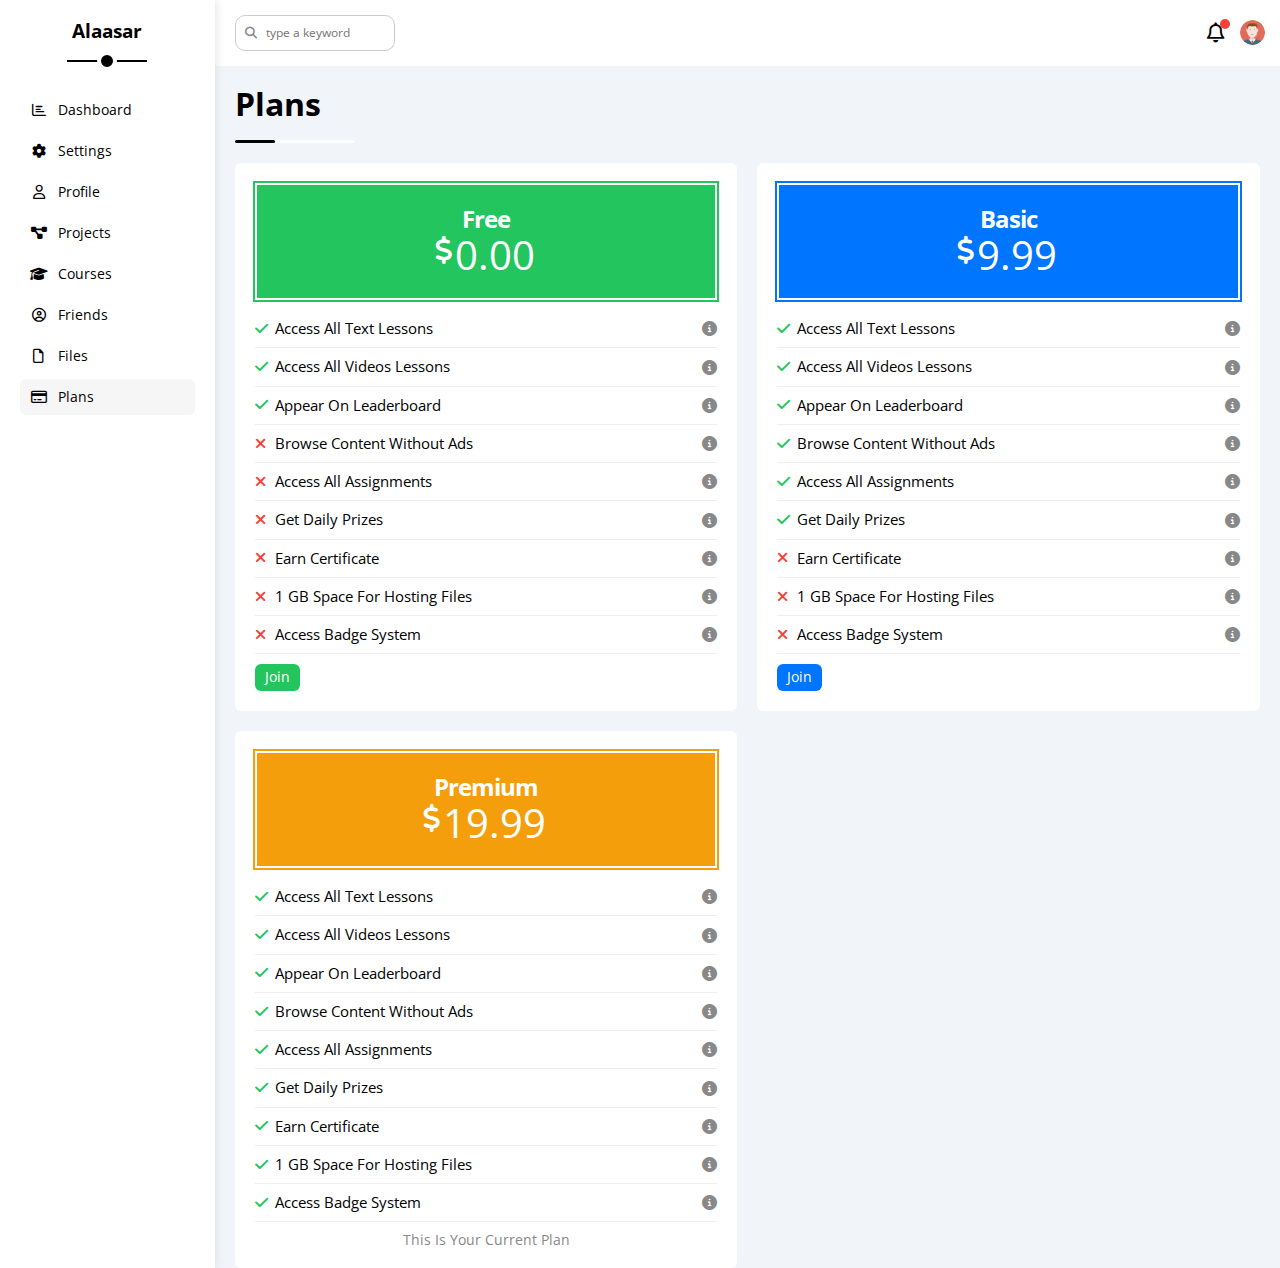
<file: plans.html>
<!DOCTYPE html>
<html lang="en">
<head>
    <meta charset="UTF-8">
    <meta name="viewport" content="width=device-width, initial-scale=1.0">
    <link rel="stylesheet" href="CSS/normalize.css">
    <link rel="stylesheet" href="CSS/all.min.css">
    <link rel="stylesheet" href="CSS/framework.css">
    <link rel="stylesheet" href="CSS/master.css">
    <link rel="preconnect" href="https://fonts.googleapis.com">
    <link rel="preconnect" href="https://fonts.gstatic.com" crossorigin>
    <link href="https://fonts.googleapis.com/css2?family=Open+Sans:wght@300;400;500;600;700;800&display=swap" 
    rel="stylesheet">
    <title>Aasar | Dashboard</title>
</head>
<body>
    <div class="page d-flex">
        <div class="sidebar p-20 bg-white p-relative" >
            <h3 class="txt-cap p-relative txt-c">alaasar</h3>
            <ul>
                <li>
                    <a class="d-flex align-c c-black p-10 rad-6 fs-14" href="index.html">
                        <i class="fa-regular fa-chart-bar fa-fw"></i>
                        <span class="txt-cap hide">dashboard</span>
                    </a>
                </li>
                <li>
                    <a class="d-flex align-c c-black p-10 rad-6 fs-14" href="settings.html">
                        <i class="fa-solid fa-gear fa-fw"></i>
                        <span class="txt-cap hide">settings</span>
                    </a>
                </li>
                <li>
                    <a class="d-flex align-c c-black p-10 rad-6 fs-14" href="profile.html">
                        <i class="fa-regular fa-user fa-fw"></i>
                        <span class="txt-cap hide">profile</span>
                    </a>
                </li>
                <li>
                    <a class="d-flex align-c c-black p-10 rad-6 fs-14" href="projects.html">
                        <i class="fa-solid fa-diagram-project fa-fw"></i>
                        <span class="txt-cap hide">projects</span>
                    </a>
                </li>
                <li>
                    <a class="d-flex align-c c-black p-10 rad-6 fs-14" href="courses.html">
                        <i class="fa-solid fa-graduation-cap fa-fw"></i>
                        <span class="txt-cap hide">courses</span>
                    </a>
                </li>
                <li>
                    <a class="d-flex align-c c-black p-10 rad-6 fs-14" href="friends.html">
                        <i class="fa-regular fa-circle-user fa-fw"></i>
                        <span class="txt-cap hide">friends</span>
                    </a>
                </li>
                <li>
                    <a class="d-flex align-c c-black p-10 rad-6 fs-14" href="files.html">
                        <i class="fa-regular fa-file fa-fw"></i>
                        <span class="txt-cap hide">files</span>
                    </a>
                </li>
                <li>
                    <a class="active d-flex align-c c-black p-10 rad-6 fs-14" href="plans.html">
                        <i class="fa-regular fa-credit-card fa-fw"></i>
                        <span class="txt-cap hide">plans</span>
                    </a>
                </li>
            </ul>
        </div>
        <div class="content w-full">
            <div class="head bg-white p-15 just-between">
                <div class="search p-relative">
                    <input class="p-10 border rad-10" type="search" placeholder="type a keyword">
                </div>
                <div class="notifi d-flex align-c">
                    <span class="p-relative">
                        <i class="fa-regular fa-bell fa-lg"></i>
                    </span>
                    <img src="IMAGES/avatar.png" alt="">
                </div>
            </div>
            <h1 class="p-relative txt-cap">plans</h1>
            <div class="plans-page d-grid gap-20">
                <div class="plan bg-white rad-6 p-20 block-mobile txt-cap">
                    <div class="price txt-c p-20"
                    style="background-color: var(--green-color);
                    outline: 2px solid var(--green-color);">
                        <h2>free</h2>
                        <p class="p-relative">0.00</p>
                    </div>
                    <ul>
                        <li>
                            <span class="available">Access All Text Lessons</span>
                            <i class="fa-solid fa-info-circle"></i>
                        </li>
                        <li>
                            <span class="available">Access All Videos Lessons</span>
                            <i class="fa-solid fa-info-circle"></i>
                        </li>
                        <li>
                            <span class="available">Appear On Leaderboard</span>
                            <i class="fa-solid fa-info-circle"></i>
                        </li>
                        <li>
                            <span class="unavailable">Browse Content Without Ads</span>
                            <i class="fa-solid fa-info-circle"></i>
                        </li>
                        <li>
                            <span class="unavailable">Access All Assignments</span>
                            <i class="fa-solid fa-info-circle"></i>
                        </li>
                        <li>
                            <span class="unavailable">Get Daily Prizes</span>
                            <i class="fa-solid fa-info-circle"></i>
                        </li>
                        <li>
                            <span class="unavailable">Earn Certificate</span>
                            <i class="fa-solid fa-info-circle"></i>
                        </li>
                        <li>
                            <span class="unavailable">1 GB Space For Hosting Files</span>
                            <i class="fa-solid fa-info-circle"></i>
                        </li>
                        <li>
                            <span class="unavailable">Access Badge System</span>
                            <i class="fa-solid fa-info-circle"></i>
                        </li>
                    </ul>
                    <a class="fs-14 rad-6"
                    style="background-color: var(--green-color);" href="#">join</a>
                </div>
                <div class="plan bg-white rad-6 p-20 block-mobile txt-cap">
                    <div class="price txt-c p-20"
                    style="background-color: var(--blue-color);
                    outline: 2px solid var(--blue-color);">
                        <h2>basic</h2>
                        <p class="p-relative">9.99</p>
                    </div>
                    <ul>
                        <li>
                            <span class="available">Access All Text Lessons</span>
                            <i class="fa-solid fa-info-circle"></i>
                        </li>
                        <li>
                            <span class="available">Access All Videos Lessons</span>
                            <i class="fa-solid fa-info-circle"></i>
                        </li>
                        <li>
                            <span class="available">Appear On Leaderboard</span>
                            <i class="fa-solid fa-info-circle"></i>
                        </li>
                        <li>
                            <span class="available">Browse Content Without Ads</span>
                            <i class="fa-solid fa-info-circle"></i>
                        </li>
                        <li>
                            <span class="available">Access All Assignments</span>
                            <i class="fa-solid fa-info-circle"></i>
                        </li>
                        <li>
                            <span class="available">Get Daily Prizes</span>
                            <i class="fa-solid fa-info-circle"></i>
                        </li>
                        <li>
                            <span class="unavailable">Earn Certificate</span>
                            <i class="fa-solid fa-info-circle"></i>
                        </li>
                        <li>
                            <span class="unavailable">1 GB Space For Hosting Files</span>
                            <i class="fa-solid fa-info-circle"></i>
                        </li>
                        <li>
                            <span class="unavailable">Access Badge System</span>
                            <i class="fa-solid fa-info-circle"></i>
                        </li>
                    </ul>
                    <a class="fs-14 rad-6"
                    style="background-color: var(--blue-color);" href="#">join</a>
                </div>
                <div class="plan bg-white rad-6 p-20 block-mobile txt-cap">
                    <div class="price txt-c p-20"
                    style="background-color: var(--orange-color);
                    outline: 2px solid var(--orange-color);">
                        <h2>premium</h2>
                        <p class="p-relative">19.99</p>
                    </div>
                    <ul>
                        <li>
                            <span class="available">Access All Text Lessons</span>
                            <i class="fa-solid fa-info-circle"></i>
                        </li>
                        <li>
                            <span class="available">Access All Videos Lessons</span>
                            <i class="fa-solid fa-info-circle"></i>
                        </li>
                        <li>
                            <span class="available">Appear On Leaderboard</span>
                            <i class="fa-solid fa-info-circle"></i>
                        </li>
                        <li>
                            <span class="available">Browse Content Without Ads</span>
                            <i class="fa-solid fa-info-circle"></i>
                        </li>
                        <li>
                            <span class="available">Access All Assignments</span>
                            <i class="fa-solid fa-info-circle"></i>
                        </li>
                        <li>
                            <span class="available">Get Daily Prizes</span>
                            <i class="fa-solid fa-info-circle"></i>
                        </li>
                        <li>
                            <span class="available">Earn Certificate</span>
                            <i class="fa-solid fa-info-circle"></i>
                        </li>
                        <li>
                            <span class="available">1 GB Space For Hosting Files</span>
                            <i class="fa-solid fa-info-circle"></i>
                        </li>
                        <li>
                            <span class="available">Access Badge System</span>
                            <i class="fa-solid fa-info-circle"></i>
                        </li>
                    </ul>
                    <p class="txt-c fs-14 c-grey">this is your current plan</p>
                </div>
            </div>
        </div>
    </div>
</body>
</html>
</file>
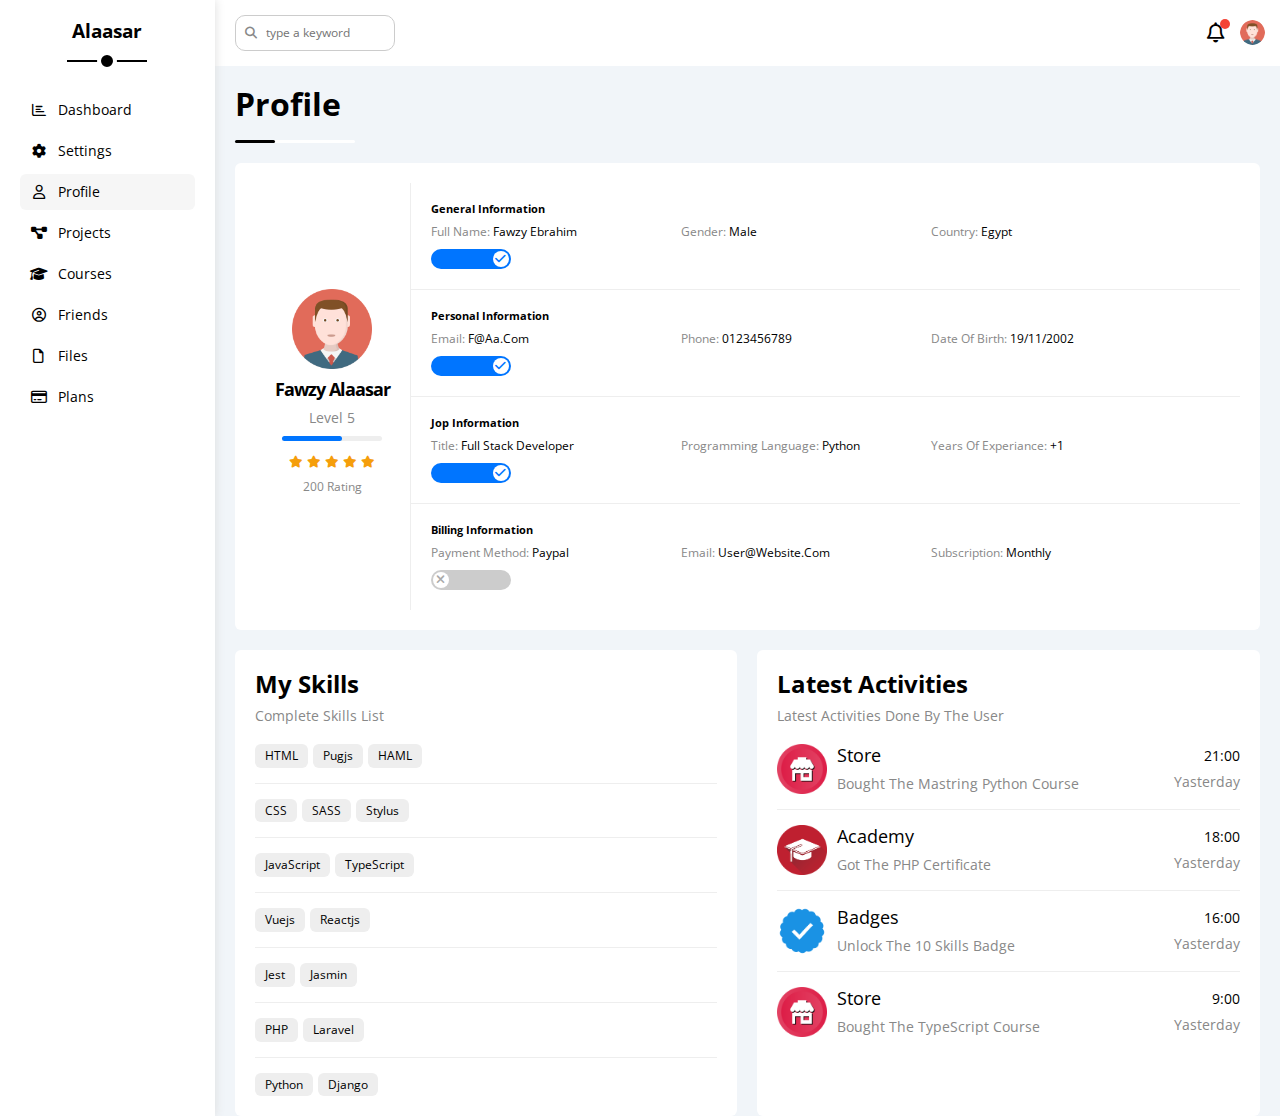
<file: profile.html>
<!DOCTYPE html>
<html lang="en">
<head>
    <meta charset="UTF-8">
    <meta name="viewport" content="width=device-width, initial-scale=1.0">
    <link rel="stylesheet" href="CSS/normalize.css">
    <link rel="stylesheet" href="CSS/all.min.css">
    <link rel="stylesheet" href="CSS/framework.css">
    <link rel="stylesheet" href="CSS/master.css">
    <link rel="preconnect" href="https://fonts.googleapis.com">
    <link rel="preconnect" href="https://fonts.gstatic.com" crossorigin>
    <link href="https://fonts.googleapis.com/css2?family=Open+Sans:wght@300;400;500;600;700;800&display=swap" 
    rel="stylesheet">
    <title>Aasar | Dashboard</title>
</head>
<body>
    <div class="page d-flex">
        <div class="sidebar p-20 bg-white p-relative" >
            <h3 class="txt-cap p-relative txt-c">alaasar</h3>
            <ul>
                <li>
                    <a class="d-flex align-c c-black p-10 rad-6 fs-14" href="index.html">
                        <i class="fa-regular fa-chart-bar fa-fw"></i>
                        <span class="txt-cap hide">dashboard</span>
                    </a>
                </li>
                <li>
                    <a class="d-flex align-c c-black p-10 rad-6 fs-14" href="settings.html">
                        <i class="fa-solid fa-gear fa-fw"></i>
                        <span class="txt-cap hide">settings</span>
                    </a>
                </li>
                <li>
                    <a class=" active d-flex align-c c-black p-10 rad-6 fs-14" href="profile.html">
                        <i class="fa-regular fa-user fa-fw"></i>
                        <span class="txt-cap hide">profile</span>
                    </a>
                </li>
                <li>
                    <a class="d-flex align-c c-black p-10 rad-6 fs-14" href="projects.html">
                        <i class="fa-solid fa-diagram-project fa-fw"></i>
                        <span class="txt-cap hide">projects</span>
                    </a>
                </li>
                <li>
                    <a class="d-flex align-c c-black p-10 rad-6 fs-14" href="courses.html">
                        <i class="fa-solid fa-graduation-cap fa-fw"></i>
                        <span class="txt-cap hide">courses</span>
                    </a>
                </li>
                <li>
                    <a class="d-flex align-c c-black p-10 rad-6 fs-14" href="friends.html">
                        <i class="fa-regular fa-circle-user fa-fw"></i>
                        <span class="txt-cap hide">friends</span>
                    </a>
                </li>
                <li>
                    <a class="d-flex align-c c-black p-10 rad-6 fs-14" href="files.html">
                        <i class="fa-regular fa-file fa-fw"></i>
                        <span class="txt-cap hide">files</span>
                    </a>
                </li>
                <li>
                    <a class="d-flex align-c c-black p-10 rad-6 fs-14" href="plans.html">
                        <i class="fa-regular fa-credit-card fa-fw"></i>
                        <span class="txt-cap hide">plans</span>
                    </a>
                </li>
            </ul>
        </div>
        <div class="content w-full">
            <div class="head bg-white p-15 just-between">
                <div class="search p-relative">
                    <input class="p-10 border rad-10" type="search" placeholder="type a keyword">
                </div>
                <div class="notifi d-flex align-c">
                    <span class="p-relative">
                        <i class="fa-regular fa-bell fa-lg"></i>
                    </span>
                    <img src="IMAGES/avatar.png" alt="">
                </div>
            </div>
            <h1 class="p-relative txt-cap">profile</h1>
            <div class="profile-page d-flex gap-20">
                <!-- start profile-info  -->
                <div class="profile-info d-flex bg-white rad-6 p-20 block-mobile w-full txt-cap">
                    <div class="image d-flex align-c">
                        <img src="IMAGES/avatar.png" alt="">
                        <h3>fawzy alaasar</h3>
                        <p class="c-grey fs-14">level 5</p>
                        <div class="pro p-relative rad-10 bg-eee">
                            <span style="width: 60%;" class="rad-10"></span>
                        </div>
                        <div class="stars">
                            <i class="fa-solid fa-star"></i>
                            <i class="fa-solid fa-star"></i>
                            <i class="fa-solid fa-star"></i>
                            <i class="fa-solid fa-star"></i>
                            <i class="fa-solid fa-star"></i>
                        </div>
                        <p class="rate c-grey">200 rating</p>
                    </div>
                    <div class="info txt-cap w-full">
                        <div class="general-info d-flex p-20">
                            <h6 class="w-full">general information</h6>
                            <div class="name c-grey">
                                full name: 
                                <span>fawzy ebrahim</span>
                            </div>
                            <div class="gender c-grey">
                                gender: 
                                <span>male</span>
                            </div>
                            <div class="country c-grey">
                                country: 
                                <span>egypt</span>
                            </div>
                            <div class="toggle">
                                <label>
                                    <input type="checkbox" class="toggle-checkbox" checked>
                                    <div class="toggle-switch p-relative"></div>
                                </label>
                            </div>
                        </div>
                        <div class="personal-info d-flex p-20">
                            <h6 class="w-full">personal information</h6>
                            <div class="email c-grey">
                                email: 
                                <span>f@aa.com</span>
                            </div>
                            <div class="phone c-grey">
                                phone: 
                                <span>0123456789</span>
                            </div>
                            <div class="birth c-grey">
                                date of birth: 
                                <span>19/11/2002</span>
                            </div>
                            <div class="toggle">
                                <label>
                                    <input type="checkbox" class="toggle-checkbox" checked>
                                    <div class="toggle-switch p-relative"></div>
                                </label>
                            </div>
                        </div>
                        <div class="jop-info d-flex p-20">
                            <h6 class="w-full">jop information</h6>
                            <div class="title c-grey">
                                title: 
                                <span>full stack developer</span>
                            </div>
                            <div class="language c-grey">
                                programming language: 
                                <span>python</span>
                            </div>
                            <div class="experiance c-grey">
                                years of experiance: 
                                <span>+1</span>
                            </div>
                            <div class="toggle">
                                <label>
                                    <input type="checkbox" class="toggle-checkbox" checked>
                                    <div class="toggle-switch p-relative"></div>
                                </label>
                            </div>
                        </div>
                        <div class="billing-info d-flex p-20">
                            <h6 class="w-full">billing information</h6>
                            <div class="payment c-grey">
                                payment method: 
                                <span>paypal</span>
                            </div>
                            <div class="email c-grey">
                                email: 
                                <span>user@website.com</span>
                            </div>
                            <div class="subscription c-grey">
                                subscription: 
                                <span>monthly</span>
                            </div>
                            <div class="toggle">
                                <label>
                                    <input type="checkbox" class="toggle-checkbox">
                                    <div class="toggle-switch p-relative"></div>
                                </label>
                            </div>
                        </div>
                    </div>
                </div>
                <!-- start profile-info  -->
                <!-- start skills  -->
                <div class="skills bg-white rad-6 p-20 block-mobile txt-cap">
                    <h2>my skills</h2>
                    <p class="c-grey fs-14">complete skills list</p>
                    <ul>
                        <li class="d-flex">
                            <span>HTML</span>
                            <span>pugjs</span>
                            <span>HAML</span>
                        </li>
                        <li class="d-flex">
                            <span>CSS</span>
                            <span>SASS</span>
                            <span>stylus</span>
                        </li>
                        <li class="d-flex">
                            <span>JavaScript</span>
                            <span>TypeScript</span>
                        </li>
                        <li class="d-flex">
                            <span>vuejs</span>
                            <span>reactjs</span>
                        </li>
                        <li class="d-flex">
                            <span>jest</span>
                            <span>jasmin</span>
                        </li>
                        <li class="d-flex">
                            <span>PHP</span>
                            <span>laravel</span>
                        </li>
                        <li class="d-flex">
                            <span>python</span>
                            <span>django</span>
                        </li>
                    </ul>
                </div>
                <!-- start skills  -->
                <!-- start activities  -->
                <div class="activities bg-white rad-6 p-20 block-mobile txt-cap">
                    <h2>latest activities</h2>
                    <p class="c-grey fs-14">latest activities done by the user</p>
                    <div class="row d-flex align-c block-mobile txt-c-mobile">
                        <img src="IMAGES/activity-01.png" alt="">
                        <div class="info">
                            <h3>store</h3>
                            <p class="c-grey fs-14">bought the mastring python course</p>
                        </div>
                        <div class="fs-14">
                            <p>21:00</p>
                            <p class="c-grey">yasterday</p>
                        </div>
                    </div>
                    <div class="row d-flex align-c block-mobile txt-c-mobile">
                        <img src="IMAGES/activity-02.png" alt="">
                        <div class="info">
                            <h3>academy</h3>
                            <p class="c-grey fs-14">got the PHP certificate</p>
                        </div>
                        <div class="fs-14">
                            <p>18:00</p>
                            <p class="c-grey">yasterday</p>
                        </div>
                    </div>
                    <div class="row d-flex align-c block-mobile txt-c-mobile">
                        <img src="IMAGES/activity-03.png" alt="">
                        <div class="info">
                            <h3>badges</h3>
                            <p class="c-grey fs-14">unlock the 10 skills badge</p>
                        </div>
                        <div class="fs-14">
                            <p>16:00</p>
                            <p class="c-grey">yasterday</p>
                        </div>
                    </div>
                    <div class="row d-flex align-c block-mobile txt-c-mobile">
                        <img src="IMAGES/activity-01.png" alt="">
                        <div class="info">
                            <h3>store</h3>
                            <p class="c-grey fs-14">bought the TypeScript course</p>
                        </div>
                        <div class="fs-14">
                            <p>9:00</p>
                            <p class="c-grey">yasterday</p>
                        </div>
                    </div>
                </div>
                <!-- start activities  -->
            </div>
        </div>
    </div>
</body>
</html>
</file>
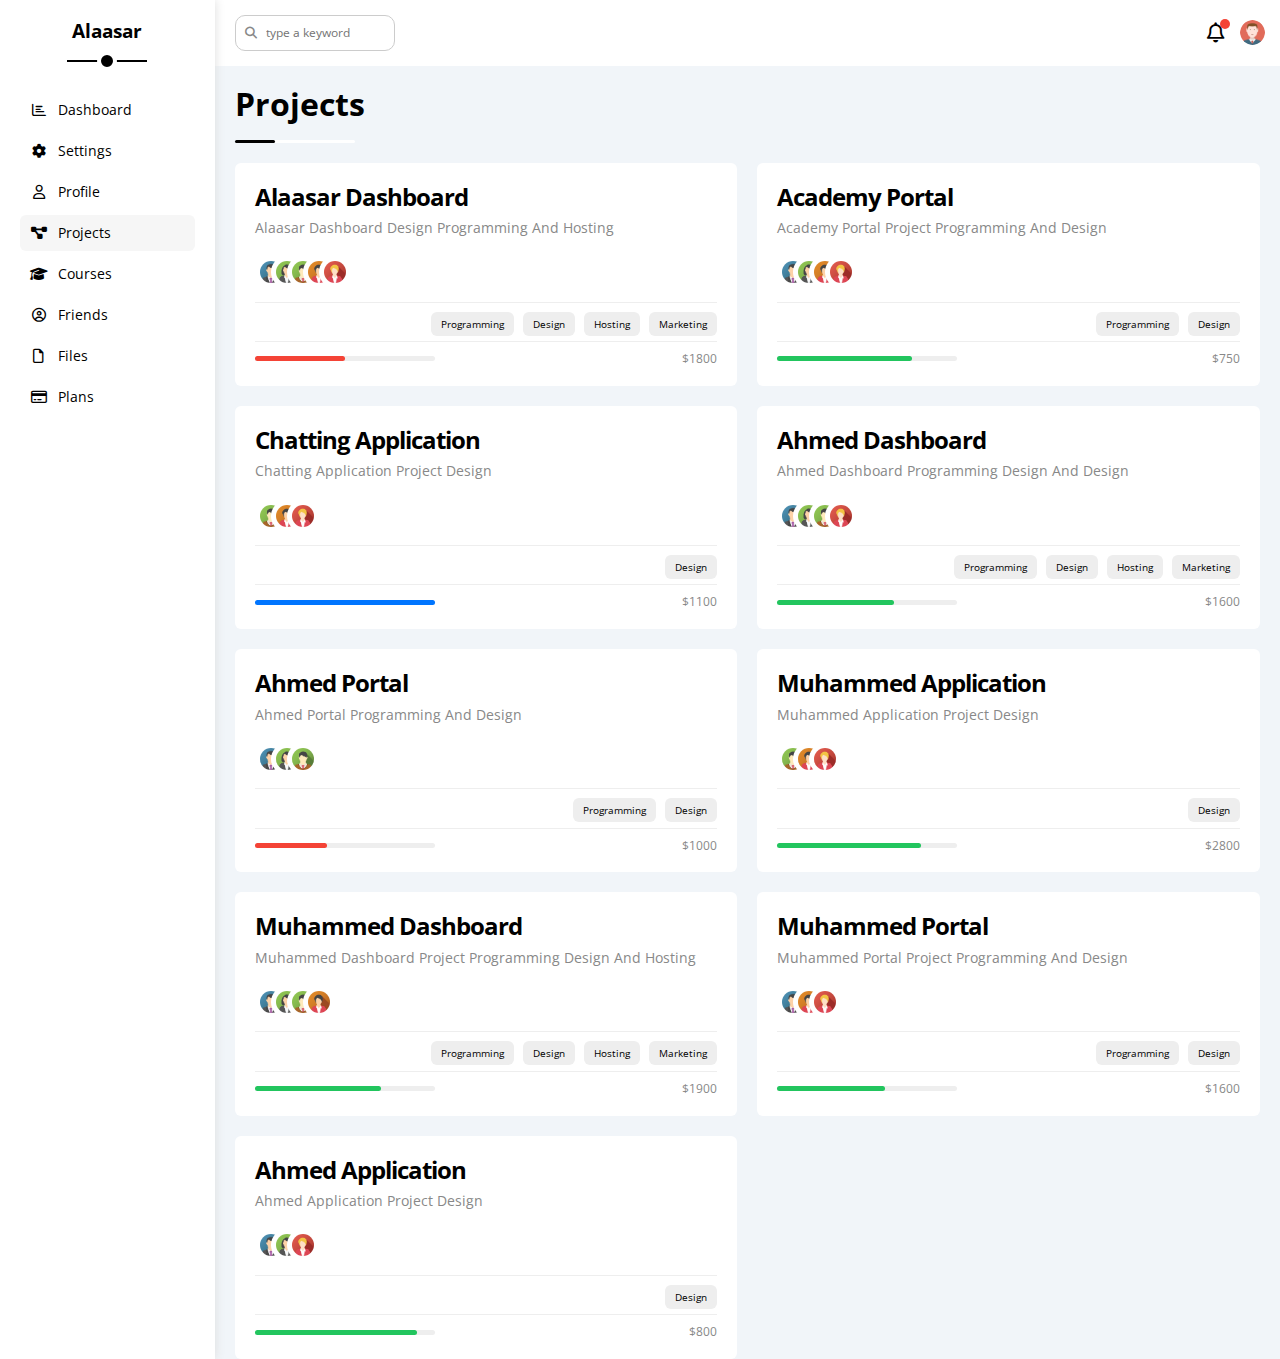
<file: projects.html>
<!DOCTYPE html>
<html lang="en">
<head>
    <meta charset="UTF-8">
    <meta name="viewport" content="width=device-width, initial-scale=1.0">
    <link rel="stylesheet" href="CSS/normalize.css">
    <link rel="stylesheet" href="CSS/all.min.css">
    <link rel="stylesheet" href="CSS/framework.css">
    <link rel="stylesheet" href="CSS/master.css">
    <link rel="preconnect" href="https://fonts.googleapis.com">
    <link rel="preconnect" href="https://fonts.gstatic.com" crossorigin>
    <link href="https://fonts.googleapis.com/css2?family=Open+Sans:wght@300;400;500;600;700;800&display=swap" 
    rel="stylesheet">
    <title>Aasar | Dashboard</title>
</head>
<body>
    <div class="page d-flex">
        <div class="sidebar p-20 bg-white p-relative" >
            <h3 class="txt-cap p-relative txt-c">alaasar</h3>
            <ul>
                <li>
                    <a class="d-flex align-c c-black p-10 rad-6 fs-14" href="index.html">
                        <i class="fa-regular fa-chart-bar fa-fw"></i>
                        <span class="txt-cap hide">dashboard</span>
                    </a>
                </li>
                <li>
                    <a class="d-flex align-c c-black p-10 rad-6 fs-14" href="settings.html">
                        <i class="fa-solid fa-gear fa-fw"></i>
                        <span class="txt-cap hide">settings</span>
                    </a>
                </li>
                <li>
                    <a class="d-flex align-c c-black p-10 rad-6 fs-14" href="profile.html">
                        <i class="fa-regular fa-user fa-fw"></i>
                        <span class="txt-cap hide">profile</span>
                    </a>
                </li>
                <li>
                    <a class="active d-flex align-c c-black p-10 rad-6 fs-14" href="projects.html">
                        <i class="fa-solid fa-diagram-project fa-fw"></i>
                        <span class="txt-cap hide">projects</span>
                    </a>
                </li>
                <li>
                    <a class="d-flex align-c c-black p-10 rad-6 fs-14" href="courses.html">
                        <i class="fa-solid fa-graduation-cap fa-fw"></i>
                        <span class="txt-cap hide">courses</span>
                    </a>
                </li>
                <li>
                    <a class="d-flex align-c c-black p-10 rad-6 fs-14" href="friends.html">
                        <i class="fa-regular fa-circle-user fa-fw"></i>
                        <span class="txt-cap hide">friends</span>
                    </a>
                </li>
                <li>
                    <a class="d-flex align-c c-black p-10 rad-6 fs-14" href="files.html">
                        <i class="fa-regular fa-file fa-fw"></i>
                        <span class="txt-cap hide">files</span>
                    </a>
                </li>
                <li>
                    <a class="d-flex align-c c-black p-10 rad-6 fs-14" href="plans.html">
                        <i class="fa-regular fa-credit-card fa-fw"></i>
                        <span class="txt-cap hide">plans</span>
                    </a>
                </li>
            </ul>
        </div>
        <div class="content w-full">
            <div class="head bg-white p-15 just-between">
                <div class="search p-relative">
                    <input class="p-10 border rad-10" type="search" placeholder="type a keyword">
                </div>
                <div class="notifi d-flex align-c">
                    <span class="p-relative">
                        <i class="fa-regular fa-bell fa-lg"></i>
                    </span>
                    <img src="IMAGES/avatar.png" alt="">
                </div>
            </div>
            <h1 class="p-relative txt-cap">projects</h1>
            <div class="projects d-grid gap-20">
                <div class="project bg-white rad-6 p-20 block-mobile txt-cap">
                    <h2>alaasar dashboard</h2>
                    <p class="c-grey fs-14">alaasar dashboard design programming and hosting</p>
                    <div class="team">
                        <img src="IMAGES/team-01.png" alt="">
                        <img src="IMAGES/team-02.png" alt="">
                        <img src="IMAGES/team-03.png" alt="">
                        <img src="IMAGES/team-04.png" alt="">
                        <img src="IMAGES/team-05.png" alt="">
                    </div>
                    <div class="skills">
                        <span>programming</span>
                        <span>design</span>
                        <span>hosting</span>
                        <span>marketing</span>
                    </div>
                    <div class="price just-between">
                        <div class="pro rad-10">
                            <span class="rad-10" style="width: 50%;
                            display: block;
                            height: 100%;
                            background-color: var(--red-color);"></span>
                        </div>
                        <div class="c-grey">$1800</div>
                    </div>
                </div>
                <div class="project bg-white rad-6 p-20 block-mobile txt-cap">
                    <h2>academy portal</h2>
                    <p class="c-grey fs-14">academy portal project programming and design</p>
                    <div class="team">
                        <img src="IMAGES/team-01.png" alt="">
                        <img src="IMAGES/team-02.png" alt="">
                        <img src="IMAGES/team-04.png" alt="">
                        <img src="IMAGES/team-05.png" alt="">
                    </div>
                    <div class="skills">
                        <span>programming</span>
                        <span>design</span>
                    </div>
                    <div class="price just-between">
                        <div class="pro rad-10">
                            <span class="rad-10" style="width: 75%;
                            display: block;
                            height: 100%;
                            background-color: var(--green-color);"></span>
                        </div>
                        <div class="c-grey">$750</div>
                    </div>
                </div>
                <div class="project bg-white rad-6 p-20 block-mobile txt-cap">
                    <h2>chatting application</h2>
                    <p class="c-grey fs-14">chatting application project design</p>
                    <div class="team">
                        <img src="IMAGES/team-03.png" alt="">
                        <img src="IMAGES/team-04.png" alt="">
                        <img src="IMAGES/team-05.png" alt="">
                    </div>
                    <div class="skills">
                        <span>design</span>
                    </div>
                    <div class="price just-between">
                        <div class="pro rad-10">
                            <span class="rad-10" style="width: 100%;
                            display: block;
                            height: 100%;
                            background-color: var(--blue-color);"></span>
                        </div>
                        <div class="c-grey">$1100</div>
                    </div>
                </div>
                <div class="project bg-white rad-6 p-20 block-mobile txt-cap">
                    <h2>ahmed dashboard</h2>
                    <p class="c-grey fs-14">ahmed dashboard programming design and design</p>
                    <div class="team">
                        <img src="IMAGES/team-01.png" alt="">
                        <img src="IMAGES/team-02.png" alt="">
                        <img src="IMAGES/team-03.png" alt="">
                        <img src="IMAGES/team-05.png" alt="">
                    </div>
                    <div class="skills">
                        <span>programming</span>
                        <span>design</span>
                        <span>hosting</span>
                        <span>marketing</span>
                    </div>
                    <div class="price just-between">
                        <div class="pro rad-10">
                            <span class="rad-10" style="width: 65%;
                            display: block;
                            height: 100%;
                            background-color: var(--green-color);"></span>
                        </div>
                        <div class="c-grey">$1600</div>
                    </div>
                </div>
                <div class="project bg-white rad-6 p-20 block-mobile txt-cap">
                    <h2>ahmed portal</h2>
                    <p class="c-grey fs-14">ahmed portal programming and design</p>
                    <div class="team">
                        <img src="IMAGES/team-01.png" alt="">
                        <img src="IMAGES/team-02.png" alt="">
                        <img src="IMAGES/team-03.png" alt="">
                    </div>
                    <div class="skills">
                        <span>programming</span>
                        <span>design</span>
                    </div>
                    <div class="price just-between">
                        <div class="pro rad-10">
                            <span class="rad-10" style="width: 40%;
                            display: block;
                            height: 100%;
                            background-color: var(--red-color);"></span>
                        </div>
                        <div class="c-grey">$1000</div>
                    </div>
                </div>
                <div class="project bg-white rad-6 p-20 block-mobile txt-cap">
                    <h2>muhammed application</h2>
                    <p class="c-grey fs-14">muhammed application project design</p>
                    <div class="team">
                        <img src="IMAGES/team-03.png" alt="">
                        <img src="IMAGES/team-04.png" alt="">
                        <img src="IMAGES/team-05.png" alt="">
                    </div>
                    <div class="skills">
                        <span>design</span>
                    </div>
                    <div class="price just-between">
                        <div class="pro rad-10">
                            <span class="rad-10" style="width: 80%;
                            display: block;
                            height: 100%;
                            background-color: var(--green-color);"></span>
                        </div>
                        <div class="c-grey">$2800</div>
                    </div>
                </div>
                <div class="project bg-white rad-6 p-20 block-mobile txt-cap">
                    <h2>muhammed dashboard</h2>
                    <p class="c-grey fs-14">muhammed dashboard project programming design and hosting</p>
                    <div class="team">
                        <img src="IMAGES/team-01.png" alt="">
                        <img src="IMAGES/team-02.png" alt="">
                        <img src="IMAGES/team-03.png" alt="">
                        <img src="IMAGES/team-04.png" alt="">
                    </div>
                    <div class="skills">
                        <span>programming</span>
                        <span>design</span>
                        <span>hosting</span>
                        <span>marketing</span>
                    </div>
                    <div class="price just-between">
                        <div class="pro rad-10">
                            <span class="rad-10" style="width: 70%;
                            display: block;
                            height: 100%;
                            background-color: var(--green-color);"></span>
                        </div>
                        <div class="c-grey">$1900</div>
                    </div>
                </div>
                <div class="project bg-white rad-6 p-20 block-mobile txt-cap">
                    <h2>muhammed portal</h2>
                    <p class="c-grey fs-14">muhammed portal project programming and design</p>
                    <div class="team">
                        <img src="IMAGES/team-01.png" alt="">
                        <img src="IMAGES/team-04.png" alt="">
                        <img src="IMAGES/team-05.png" alt="">
                    </div>
                    <div class="skills">
                        <span>programming</span>
                        <span>design</span>
                    </div>
                    <div class="price just-between">
                        <div class="pro rad-10">
                            <span class="rad-10" style="width: 60%;
                            display: block;
                            height: 100%;
                            background-color: var(--green-color);"></span>
                        </div>
                        <div class="c-grey">$1600</div>
                    </div>
                </div>
                <div class="project bg-white rad-6 p-20 block-mobile txt-cap">
                    <h2>ahmed application</h2>
                    <p class="c-grey fs-14">ahmed application project design</p>
                    <div class="team">
                        <img src="IMAGES/team-01.png" alt="">
                        <img src="IMAGES/team-02.png" alt="">
                        <img src="IMAGES/team-05.png" alt="">
                    </div>
                    <div class="skills">
                        <span>design</span>
                    </div>
                    <div class="price just-between">
                        <div class="pro rad-10">
                            <span class="rad-10" style="width: 90%;
                            display: block;
                            height: 100%;
                            background-color: var(--green-color);"></span>
                        </div>
                        <div class="c-grey">$800</div>
                    </div>
                </div>
            </div>
        </div>
    </div>
</body>
</html>
</file>
<file: CSS/framework.css>
/* start box  */
.d-flex{
    display: flex;
}
.align-c{
    align-items: center;
}
.just-between{
    display: flex;
    align-items: center;
    justify-content: space-between;
}
.d-grid{
    display: grid;
}  
.gap-20{
    gap: 20px;
}
/* end box  */
/* start margin + padding  */
.p-10{
    padding: 10px;
}
.p-15{
    padding: 15px;
}
.p-20{
    padding: 20px;
}
.m-20{
    margin: 20px;
}
/* end margin + padding  */
/* start color  */
.bg-white{
    background-color: white;
}
.bg-eee{
    background-color: #eee;
}
.c-black{
    color: black;
}
.c-grey{
    color: #888;
}
/* end color  */
/* start position  */
.p-relative{
    position: relative;
}
/* end position  */
/* start font  */
.txt-cap{
    text-transform: capitalize;
}
.txt-c{
    text-align: center;
}
.fs-14{
    font-size: 14px;
}
/* end font  */
/* start border  */
.border{
    border: 1px solid #ccc;
}
.rad-6{
    border-radius: 6px;
}
.rad-10{
    border-radius: 10px;
}
/* end border  */
/* start diamentions  */
.w-full{
    width: 100%;
}
/* end diamentions  */
/* start mobile  */
@media (max-width:767px) {
    .hide{
        display: none;
    }
    .block-mobile{
        display: block;
    }
    .txt-c-mobile{
        text-align: center;
    }
}
/* end mobile  */
</file>
<file: CSS/master.css>
/* start global  */
*{
    padding: 0;
    margin: 0;
    box-sizing: border-box;
}
body{
    font-family: 'Open Sans', sans-serif;
}
ul{
    list-style: none;
}
a{
    text-decoration: none;
}
*:focus{
    outline: none;
}
::-webkit-scrollbar-track{
    background-color: white;
}
::-webkit-scrollbar{
    width: 15px;
}
::-webkit-scrollbar-thumb{
    background-color: var(--blue-color);
    border-radius: 10px;
}
::-webkit-scrollbar-thumb:hover{
    background-color: var(--blue-alt-color);
}
/* end global  */
/* start variables  */
:root{
    --transition-time: .5s;
    --blue-color: #0075ff;
    --blue-alt-color: #0c69d5;
    --orange-color: #f59e0b;
    --green-color: #22c55e;
    --red-color: #f44336;
    --grey-color: #888;
}
/* end variables  */
.page{
    background-color: #f1f5f9;
    min-height: 100vh;
}
/* start sidebar  */
.sidebar{
    width: 250px;
    box-shadow: 0 0 10px #ddd;
}
.sidebar > h3{
    margin-bottom: 50px;
} 
.sidebar > h3::before,
.sidebar > h3::after{
    content: '';
    position: absolute;
    background-color: black;
    left: 50%;
    transform: translateX(-50%);
}
.sidebar > h3::before{
    width: 80px;
    height: 2px;
    bottom: -20px;
}
.sidebar > h3::after{
    width: 12px;
    height: 12px;
    border-radius: 50%;
    border: 4px solid white;
    bottom: -29px;
}
.sidebar a{
    transition: var(--transition-time);
    margin-bottom: 5px;
}
.sidebar a:hover,
.sidebar a.active{
    background-color: #f6f6f6;
}
.sidebar a span{
    margin-left: 10px;
}
@media (max-width:767px) {
    .sidebar{
        width: 62px;
        padding: 10px;
    }
    .sidebar > h3{
        font-size: .75em;
    }
    .sidebar > h3::before,
    .sidebar > h3::after{
        display: none;
    }
}
/* end sidebar  */
/* start content  */
.content{
    overflow: hidden;
}
/* start head  */
.content .head .search::before{
    font-family: var(--fa-style-family-classic);
    content: '\f002';
    position: absolute;
    top: 50%;
    left: 15px;
    transform: translateY(-50%);
    font-weight: 900;
    color: var(--grey-color);
    font-size: 12px;
}
.content .head .search input{
    width: 160px;
    padding-left: 30px;
    margin-left: 5px;
    transition: width var(--transition-time);
    font-size: 12px;
}
.content .head .search input:focus{
    width: 200px;
}
.content .head .search input:focus::placeholder{
    opacity: 0;
}
.content .head .notifi span::before{
    content: '';
    position: absolute;
    top: -5px;
    right: -5px;
    width: 10px;
    height: 10px;
    border-radius: 50%;
    background-color: var(--red-color);
}
.content .head img{
    width: 25px;
    height: 25px;
    border-radius: 50%;
    margin-left: 15px;
}
/* start head  */
.page h1{
    margin: 20px 20px 40px;
}
.page h1::before,
.page h1::after{
    content: '';
    position: absolute;
    bottom: -20px;
    left: 0;
    height: 3px;
    border-radius: 10px;
}
.page h1::before{
    width: 120px;
    background-color: white;
}
.page h1::after{
    width: 40px;
    background-color: black;
}
/* start wrabber  */
.page .wrabber{
    grid-template-columns: repeat(auto-fill,minmax(450px,1fr));
    margin: 0 20px;
}
@media (max-width:767px) {
    .page .wrabber{
        grid-template-columns: minmax(200px,1fr);
        margin: 0 10px;
    }
}
.wrabber .intro span{
    display: block;
    margin-top: 10px;
    margin-bottom: 20px;
}
/* start welcome  */
.welcome .intro{
    height: 138px;
    justify-content: space-between;
}
.welcome span{
    display: block;
}
.welcome .wel span{
    margin-top: 5px;
}
.welcome .intro img{
    width: 200px;
    margin-bottom: -10px;
}
.welcome > img{
    width: 62px;
    height: 62px;
    border-radius: 50%;
    margin-top: -31px;
    margin-left: 20px;
    border: 4px solid white;
    box-shadow: 0 0 5px #ddd;
}
.welcome .info{
    border-top: 1px solid #eee;
    border-bottom: 1px solid #eee;
    margin: 20px 0;
}
@media (max-width:767px) {
    .welcome .info > div:not(:last-child){
        margin-bottom: 20px;
    }
}
.welcome .info div span:last-child{
    margin-top: 10px;
}
.welcome a{
    display: block;
    width: fit-content;
    padding: 5px 10px;
    color: white;
    border-radius: 6px;
    background-color: var(--blue-color);
    margin: 0 15px 15px auto;
    transition: var(--transition-time);
}
.welcome a:hover{
    background-color: var(--blue-alt-color);
}
/* start welcome  */
/* start ideas  */
.ideas input,
.ideas textarea{
    display: block;
    border: none;
    margin-bottom: 20px;
}
.ideas input,
.ideas textarea:focus{
    outline: none;
}
.ideas textarea{
    height: 200px;
    resize: none;
}
.ideas input[type= submit]{
    padding: 5px 10px;
    background-color: var(--blue-color);
    margin: 0 15px 15px auto;
    color: white;
    transition: var(--transition-time);
    cursor: pointer;
}
.ideas input[type= submit]:hover{
    background-color: var(--blue-alt-color);
}
/* start ideas  */
/* start targets  */
.targets > div:not(:first-child){
    margin-bottom: 20px;
}
.targets .icon{
    width: 80px;
    height: 80px;
    display: flex;
    align-items: center;
    justify-content: center;
}
.targets div:nth-child(2) .icon{
    background-color: rgb(0 117 255 / 20%);
    color: var(--blue-color);
}
.targets div:nth-child(3) .icon{
    background-color: rgb(245 158 11 / 20%);
    color: var(--orange-color);
}
.targets div:nth-child(4) .icon{
    background-color: rgb(34 197 94 / 20%);
    color: var(--green-color);
}
.targets .info{
    flex: 1;
}
.targets .info p{
    margin-bottom: 10px;
}
.targets .info p:nth-child(2){
    font-weight: bold;
}
.targets .info .progress{
    width: 100%;
    height: 3px;
}
.targets .info .pro1{
    background-color: rgb(0 117 255 / 20%);
}
.targets .info .pro2{
    background-color: rgb(245 158 11 / 20%);
}
.targets .info .pro3{
    background-color: rgb(34 197 94 / 20%);
}
.targets .progress span{
    position: relative;
    display: block;
    height: 100%;
}
.targets .progress span::before{
    padding: 2.5px 5px;
    border-radius: 6px;
    position: absolute;
    right: -15px;
    top: -30px;
    color: white;
    font-size: 12px;
}
.targets .progress span::after{
    content: '';
    border-width: 8px;
    border-style: solid;
    position: absolute;
    top: -11.8px;
    right: -6px;
}
.targets .info .pro1 span{
    background-color: var(--blue-color);
}
.targets .info .pro1 span::before{
    content: '80%';
    background-color: var(--blue-color);
}
.targets .info .pro1 span::after{
    border-color: var(--blue-color) transparent transparent transparent;
}
.targets .info .pro2 span{
    background-color: var(--orange-color);
}
.targets .info .pro2 span::before{
    content: '55%';
    background-color: var(--orange-color);
}
.targets .info .pro2 span::after{
    border-color: var(--orange-color) transparent transparent transparent;
}
.targets .info .pro3 span{
    background-color: var(--green-color);
}
.targets .info .pro3 span::before{
    content: '75%';
    background-color: var(--green-color);
}
.targets .info .pro3 span::after{
    border-color: var(--green-color) transparent transparent transparent;
}
/* start targets  */
/* start tickets  */
.tickets .tickets-box{
    display: grid;
    grid-template-columns: 1fr 1fr;
    gap: 20px;
}
@media (max-width:767px) {
    .tickets .tickets-box{
        grid-template-columns: 1fr;
    }
}
.tickets .ticket{
    display: flex;
    flex-direction: column;
    gap: 10px;
    align-items: center;
}
.tickets .ticket i{
    font-size: 2em;
}
.tickets .ticket span:first-of-type{
    font-size: 24px;
    font-weight: bold;
}
/* end tickets  */
/* start news  */
.news h2{
    margin-bottom: 20px;
}
.news .news-row:not(:last-child){
    padding-bottom: 20px;
    margin-bottom: 20px;
    border-bottom: 1px solid #ccc;
}
.news .news-row img{
    width: 100px;
    border-radius: 10px;
    margin-right: 15px;
}
.news .news-row .info{
    flex: 1;
}
.news .news-row .info h3{
    margin-bottom: 10px;
}
.news .news-row .button{
    width: fit-content;
    padding: 5px 10px;
    margin-left: 15px;
}
@media (max-width:767px) {
    .news .news-row{
        flex-direction: column;
        gap: 20px;
        text-align: center;
    }
    .news .news-row img,
    .news .news-row .button{
        margin: 0;
    }
}
/* end news  */
/* start tasks  */
.tasks h2{
    margin-bottom: 20px;
}
.tasks .row:not(:last-child){
    padding-bottom: 20px;
    margin-bottom: 20px;
    border-bottom: 1px solid #ccc;
}
.tasks .row .task h3{
    margin-bottom: 10px;
}
.tasks .row:nth-child(5){
    opacity: .3;
}
.tasks .row:nth-child(5) .task{
    text-decoration: line-through;
}
/* end tasks  */
/* start search  */
.search h2{
    margin-bottom: 20px;
}
.search .row{
    font-size: 18px;
}
.search .row:not(:last-child){
    padding-bottom: 20px;
    margin-bottom: 20px;
}
.search .row .button{
    width: fit-content;
    padding: 5px 10px;
}
/* end search  */
/* start uploads  */
.uploads h2{
    margin-bottom: 20px;
}
.uploads .row:not(:last-child){
    padding-bottom: 20px;
    margin-bottom: 20px;
    border-bottom: 1px solid #ccc;
}
.uploads .row img{
    width: 40px;
    margin-right: 15px;
}
.uploads .row .info{
    flex: 1;
}
.uploads .row .info h3{
    margin-bottom: 10px;
    font-size: 16px;
}
.uploads .row .button{
    width: fit-content;
    padding: 5px 10px;
    margin-left: 15px;
}
/* end uploads  */
/* start progress  */
.project-pro h2{
    margin-bottom: 20px;
}
.project-pro ul li:not(:last-child){
    padding-bottom: 10px;
    margin-bottom: 10px;
}
.project-pro ul::before{
    content: '';
    position: absolute;
    left: 11px;
    height: 100%;
    width: 2px;
    background-color: var(--blue-color);
}
.project-pro ul li::before{
    content: '';
    height: 20px;
    width: 20px;
    min-width: 20px;
    background-color: white;
    margin-right: 15px;
    border: 2px solid white;
    border-radius: 50%;
    outline: 2px solid var(--blue-color);
}
.project-pro ul .done::before{
    background-color: var(--blue-color);
}
.project-pro ul .current::before{
    animation: bg-change .8s infinite linear alternate;
}
.project-pro img{
    position: absolute;
    bottom: 0;
    right: 0;
    opacity: .1;
    width: 150px;
}
/* start animation  */
@keyframes bg-change {
    from{
        background-color: white;
    }
    to{
        background-color: var(--blue-color);
    }
}
/* end animation  */
/* end progress  */
/* start reminders  */
.reminders h2{
    margin-bottom: 20px;
}
.reminders ul li{
    margin-top: 15px;
    padding-left: 10px;
    border-left: 2px solid ;
    margin-left: 30px;
}
.reminders ul li::before{
    content: '';
    width: 15px;
    height: 15px;
    border-radius: 50%;
    position: absolute;
    top: 50%;
    left: -28.5px;
    transform: translateY(-50%);
}
.reminders ul li h3{
    margin-bottom: 10px;
    font-size: 14px;
}
.reminders ul li p{
    font-size: 12px;
}
.reminders ul li.blue{
    border-color: var(--blue-color);
}
.reminders ul li.blue::before{
    background-color: var(--blue-color);
}
.reminders ul li.green{
    border-color: var(--green-color);
}
.reminders ul li.green::before{
    background-color: var(--green-color);
}
.reminders ul li.orange{
    border-color: var(--orange-color);
}
.reminders ul li.orange::before{
    background-color: var(--orange-color);
}
.reminders ul li.red{
    border-color: var(--red-color);
}
.reminders ul li.red::before{
    background-color: var(--red-color);
}
/* end reminders  */
/* start post  */
.post h2{
    margin-bottom: 20px;
}
.post .account img{
    width: 60px;
    margin-right: 10px;
}
.post .account .info h3{
    margin-bottom: 10px;
    font-size: 16px;
}
.post > p{
    margin: 15px 0;
    padding: 15px 0;
    border-bottom: 1px solid #eee;
    border-top: 1px solid #eee;
    line-height: 1.8;
}
/* end post  */
/* start social  */
.social h2{
    margin-bottom: 20px;
}
.social .account{
    margin-bottom: 20px;
    color: white;
}
.social .account .info i{
    width: 52px;
    height: 52px;
    color: white;
    justify-content: center;
    font-size: 28px;
    margin-right: 10px;
    transition: var(--transition-time);
}
.social .account .info i:hover{
    transform: rotate(5deg);
}
.social .account a{
    width: fit-content;
    padding: 5px 10px;
    color: white;
    margin-right: 10px;
    cursor: pointer;
}
.social .twitter{
    background-color: rgba(29, 160, 242, 0.7);
}
.social .twitter .info i{
    background-color: #1da1f2;
}
.social .twitter a{
    background-color: #1da1f2;
}
.social .facebook{
    background-color: rgba(24, 118, 242, 0.7);
}
.social .facebook .info i{
    background-color: #1877f2;
}
.social .facebook a{
    background-color: #1877f2;
}
.social .youtube{
    background-color: rgba(255, 0, 0, 0.7);
}
.social .youtube .info i{
    background-color: red;
}
.social .youtube a{
    background-color: red;
}
.social .linked{
    background-color: rgba(0, 118, 181, 0.7);
}
.social .linked .info i{
    background-color: #0077b5;
}
.social .linked a{
    background-color: #0077b5;
}
/* end social  */
/* end wrabber  */
/* start table  */
.table h2{
    margin-bottom: 20px;
}
.table .respon-table{
    overflow-x: auto;
}
.table table{
    min-width: 1000px;
    border-spacing: 0;
}
.table table th,
.table table td{
    padding: 15px;
    border-bottom: 1px solid #eee;
    border-left: 1px solid #eee;
    text-align: start;
    transition: var(--transition-time);
}
.table table thead th{
    background-color: #eee;
}
.table table tbody tr td:last-child{
    border-right: 1px solid #eee;
}
.table table tbody tr:hover td{
    background-color: #faf7f7;
}
.table table tbody img{
    width: 32px;
    height: 32px;
    border-radius: 50%;
    padding: 5px;
    background-color: white;
}
.table table tbody td img:not(:first-child){
    margin-left: -20px;
}
.table table tbody td span{
    width: fit-content;
    padding: 5px 10px;
    color: white;
}
.table table tbody td span.pending{
    background-color: var(--orange-color);
}
.table table tbody td span.completed{
    background-color: var(--green-color);
}
.table table tbody td span.rejected{
    background-color: var(--red-color);
}
.table table tbody td span.in-pro{
    background-color: var(--blue-color);
}
/* end table  */
/* start settings  */
.settings-page{
    grid-template-columns: repeat(auto-fill,minmax(450px,1fr));
    margin: 0 20px;
}
@media (max-width:767px) {
    .settings-page{
        grid-template-columns: minmax(200px,1fr);
        margin: 0 10px;
    }
}
.toggle-checkbox{
    appearance: none;
    display: none;
}
.toggle-switch{
    width: 72px;
    height: 32px;
    border-radius: 15px;
    background-color: #ccc;
    cursor: pointer;
    transition: var(--transition-time);
}
.toggle-switch::before{
    font-family: var(--fa-style-family-classic);
    content: '\f00d';
    font-weight: 900;
    position: absolute;
    top: 3px;
    right: 43px;
    width: 26px;
    height: 26px;
    border-radius: 50%;
    color: #aaa;
    background-color: white;
    display: flex;
    align-items: center;
    justify-content: center;
    transition: var(--transition-time);
}
.toggle-checkbox:checked + .toggle-switch{
    background-color: var(--blue-color);
}
.toggle-checkbox:checked + .toggle-switch::before{
    color: var(--blue-color);
    right: 3px;
    content: '\f00c';
}
.settings-page h2{
    margin-bottom: 10px;
}
.settings-page h2 + p{
    margin-bottom: 20px;
}
.settings-page .control .switch{
    margin-bottom: 20px;
}
.settings-page .control .info h3{
    margin-bottom: 5px;
}
.settings-page .control textarea{
    padding: 10px;
    resize: none;
    min-height: 150px;
    width: 100%;
    display: block;
    border: 1px solid #ccc;
}
.settings-page .control textarea::placeholder{
    font-size: 12px;
    color: gray;
}
/* start general info  */
.settings-page .g-info label{
    display: block;
    margin-bottom: 10px;
}
.settings-page .g-info input{
    margin-bottom: 20px;
    width: 100%;
    padding: 5px;
    border: 1px solid #ccc;
    border-radius: 6px;
}
.settings-page .g-info input::placeholder{
    text-transform: capitalize;
}
.settings-page .g-info input[type='email']{
    background-color: #f0f4f8;
    color: #bbb;
    cursor: no-drop;
    width: calc(100% - 80px);
    display: inline-flex;
    margin-right: 10px;
    margin-bottom: 0;
}
.settings-page .g-info a{
    color: var(--blue-color);
}
/* end general info  */
/* start security  */
.security > div:not(:last-child){
    padding-bottom: 20px;
    margin-bottom: 15px;
    border-bottom: 1px solid #eee;
}
.security > div h3{
    margin-bottom: 10px;
}
.security a{
    width: fit-content;
    padding: 5px 10px;
    border-radius: 6px;
}
.security .password a{
    background-color: var(--blue-color);
    color: white;
}
.security .device a{
    background-color: #eee;
    color: black;
}
/* end security  */
/* start social  */
.social-info .account{
    margin-bottom: 15px;
}
.social-info .account input{
    height: 100%;
    border: none;
    border-left: 1px solid #ccc;
    background-color: transparent;
}
/* end social  */
/* start widgets  */
.widgets li{
    margin-bottom: 15px;
    display: flex;
    align-items: center;
}
.widgets ul li input{
    appearance: none;
}
.widgets ul li label{
    position: relative;
    padding-left: 30px;
    cursor: pointer;
}
.widgets ul li label::before,
.widgets ul li label::after{
    position: absolute;
    top: 50%;
    left: 0;
    border-radius: 6px;
}
.widgets ul li label::before{
    content: '';
    width: 15px;
    height: 15px;
    transform: translateY(-50%);
    border: 2px solid var(--grey-color);
}
.widgets ul li label::after{
    font-family: var(--fa-style-family-classic);
    font-weight: 900;
    content: '\f00c';
    background-color: var(--blue-color);
    display: flex;
    align-items: center;
    justify-content: center;
    font-size: 12px;
    color: white;
    width: 18px;
    height: 18px;
    transform: translateY(-50%) scale(0) rotate(360deg);
    transition: var(--transition-time);
}
.widgets ul li input:checked + label::after{
    transform: translateY(-50%) scale(1) rotate(0);
}
/* end widgets  */
/* start backup  */
.backup ul{
    padding-bottom: 15px;
    margin-bottom: 20px;
    border-bottom: 1px solid #eee;
}
.backup ul li{
    margin-bottom: 15px;
}
.backup input{
    appearance: none;
}
.backup ul li label{
    position: relative;
    padding-left: 30px;
    cursor: pointer;
}
.backup ul li label::before,
.backup ul li label::after{
    content: '';
    position: absolute;
    top: 50%;
    border-radius: 50%;
    transition: var(--transition-time);
}
.backup ul li label::before{
    width: 18px;
    height: 18px;
    left: 0;
    transform: translateY(-50%);
    border: 2px solid var(--grey-color);
}
.backup ul li label::after{
    background-color: var(--blue-color);
    width: 12px;
    height: 12px;
    left: 2px;
    border: 3px solid white;
    transform: translateY(-50%) scale(0);
}
.backup ul li input:checked + label::after{
    transform: translateY(-50%) scale(1);
}
.backup ul li input:checked + label::before{
    border-color: var(--blue-color);
}
.backup .servers{
    gap: 5px;
    flex-wrap: wrap;
}
.backup .servers .server{
    width: calc(100%/3 - 10px);
    height: 80px;
    justify-content: center;
    transition: var(--transition-time);
}
@media (max-width:767px) {
    .backup .servers .server{
        width: 100%;
    }
}
.backup .servers .server label{
    display: block;
    width: 100%;
    height: 100px;
    margin-bottom: -60px;
    cursor: pointer;
} 
.backup .servers .server label i{
    display: block;
    margin-bottom: 10px;
}
.backup .servers input:checked + .server{
    border-color: var(--blue-color);
    color: var(--blue-color);
}
/* end backup  */
/* end settings  */
/* start profile-page  */
/* start profile-info  */
.profile-page{
    flex-wrap: wrap;
    margin: 0 20px;
}
@media (max-width:767px) {
    .profile-page{
        flex-direction: column;
    }
}
.profile-page > div:not(:first-child){
    flex: 1;
    min-width: 450px;
}
@media (max-width:767px) {
    .profile-page > div:not(:first-child){
        min-width: 200px;
    }
}
.profile-info .image{
    flex-direction: column;
    justify-content: center;
    min-width: fit-content;
    padding: 20px;
    border-right: 1px solid #eee;
}
@media (max-width:767px) {
    .profile-info .image{
        border: none;
        border-bottom: 1px solid #eee;
    }
}
.profile-info .image > *{
    margin-bottom: 10px;
}
.profile-info .image img{
    width: 80px;
    height: 80px;
}
.profile-info .image h3{
    letter-spacing: -1px;
    font-size: 18px;
}
.profile-info .image .pro{
    width: 100px;
    height: 5px;
}
.profile-info .image .pro span{
    display: block;
    height: 100%;
    background-color: var(--blue-color);
}
.profile-info .image .stars i{
    font-size: 12px;
    color: var(--orange-color);
}
.profile-info .image .rate{
    font-size: 12px;
}
.profile-info .info > div{
    flex-wrap: wrap;
    transition: var(--transition-time);
}
.profile-info .info > div:not(:last-child){
    border-bottom: 1px solid #eee;
}
.profile-info .info > div:hover{
    background-color: #eee
}
.profile-info .info > div > div{
    min-width: 250px;
    font-size: 12px;
    padding-top: 10px;
}
@media (max-width:767px) {
    .profile-info .info > div > h6{
        text-align: center;
    }
}
.profile-info .info > div > div span{
    color: black;
}
.profile-info .info .toggle-switch{
    width: 80px;
    height: 20px;
    border-radius: 10px;
}
.profile-info .info .toggle-switch::before{
    top: 2px;
    right: 62px;
    width: 16px;
    height: 16px;
}
.profile-info .info .toggle-checkbox:checked + .toggle-switch::before{
    right: 2px;
}
/* start profile-info  */
/* start skills  */
.profile-page div > h2{
    margin-bottom: 10px;
}
.profile-page div > h2 + p{
    margin-bottom: 20px;
}
.profile-page .skills ul li:not(:last-child){
    border-bottom: 1px solid #eee;
    padding-bottom: 15px;
    margin-bottom: 15px;
}
.profile-page .skills ul li span{
    display: block;
    padding: 5px 10px;
    width: fit-content;
    background-color: #eee;
    margin-right: 5px;
    font-size: 12px;
    border-radius: 6px;
}
/* end skills  */
/* start activities  */

.activities .row:not(:last-child){
    padding-bottom: 15px;
    margin-bottom: 15px;
    border-bottom: 1px solid #eee;
}
.activities .row img{
    width: 50px;
    margin-right: 10px;
}
@media (max-width:767px) {
    .activities .row img{
        margin-right: 0;
        margin-bottom: 10px;
    }
}
.activities .row .info{
    flex: 1;
}
.activities .row h3{
    font-size: 18px;
    margin-bottom: 10px;
    font-weight: normal;
}
.activities .row div:last-of-type{
    text-align: end;
    margin-left: 10px;
}
@media (max-width:767px) {
    .activities .row div:last-of-type{
        margin-left: 0;
        margin-top: 10px;
    }
}
.activities .row div:last-of-type p:first-child{
    margin-bottom: 10px;
}
/* end activities  */
/* start profile-page  */
/* start projects  */
.projects {
    grid-template-columns: repeat(auto-fill,minmax(450px,1fr));
    margin: 0 20px;
}
@media (max-width:767px) {
    .projects{
        grid-template-columns: minmax(200px,1fr);
    }
}
.projects .project h2 {
    margin-bottom: 10px;
    letter-spacing: -1px;
}
.projects .project h2 + p{
    margin-bottom: 20px;
}
.projects .project .team,
.projects .project .skills{
    padding-bottom: 10px;
    margin-bottom: 10px;
    border-bottom: 1px solid #eee;
}
.projects .project .team img{
    width: 32px;
    height: 32px;
    border-radius: 50%;
    padding: 5px;
    background-color: white;
}
.projects .project .team img:not(:first-child){
    margin-left: -20px;
}
.projects .project .skills{
    text-align: end;
}
.projects .project .skills span{
    width: fit-content;
    padding: 5px 10px;
    background-color: #eee;
    margin-left: 5px;
    font-size: 10px;
    border-radius: 6px; 
}
@media (max-width:767px) {
    .projects .project .skills span{
        display: block;
        margin-left: 0;
        margin-bottom: 5px;
    }
}
.projects .project .price .pro{
    width: 180px;
    height: 5px;
    background-color: #eee;
    position: relative;
}
.projects .project .price div:last-child{
    font-size: 12px;
}
/* start projects  */
/* start courses  */
.courses{
    flex-wrap: wrap;
    justify-content: center;
    margin: 0 20px;
}
@media (max-width:767px) {
    .courses{
        margin: 0 10px;
        gap: 10px;
    }
}
.courses .course{
    width: 275px;
}
.courses .course > div{
    padding: 10px;
}
.courses .course .image{
    background-size: contain;
    background-repeat: no-repeat;
    border-radius: 6px 6px 0 0;
    margin-bottom: 10px;
    height: 206.25px;
}
.courses .course .image img{
    width: 40px;
    height: 40px;
    border-radius: 50%;
}
.courses .course .info{
    border-bottom: 1px solid #eee;
    margin-bottom: 10px;
}
.courses .course .info h4{
    letter-spacing: -1px;
    font-size: 16px;
    margin-bottom: 10px;
}
.courses .course .info p{
    font-size: 12px;
    line-height: 1.8;
}
.courses .course .info a{
    width: fit-content;
    display: block;
    font-size: 12px;
    color: white;
    background-color: var(--blue-color);
    padding: 5px 10px;
    border-radius: 6px;
    margin: auto;
    position: relative;
    bottom: -22px;
}
.courses .course .price{
    font-size: 12px;
}
/* end courses  */
/* start friends  */
.friends{
    grid-template-columns: repeat(auto-fill,minmax(250px,1fr));
    margin: 0 20px;
}
@media (max-width:767px) {
    .friends{
        margin: 0 10px;
        gap: 10px;
    }
}
.friends .friend .image{
    padding-bottom: 15px;
    margin-bottom: 15px;
    border-bottom: 1px solid #eee;
}

.friends .friend .image .contact i{
    background-color: #eee;
    color: var(--grey-color);
    width: 32px;
    height: 32px;
    display: flex;
    align-items: center;
    justify-content: center;
    border-radius: 50%;
    margin-right: 5px;
    cursor: pointer;
    transition: var(--transition-time);
}
.friends .friend .image .contact i:hover{
    background-color: var(--blue-alt-color);
    color: white;
}
.friends .friend .image img{
    width: 100px;
    height: 100px;
    border-radius: 50%;
    display: block;
    margin: auto;
    margin-bottom: 10px;
}
.friends .friend .image h5{
    font-size: 18px;
    margin-bottom: 10px;
}
.friends .friend .image p{
    font-size: 14px;
    color: var(--grey-color);
    font-weight: 500;
}
.friends .friend .info{
    display: flex;
    flex-direction: column;
    padding-bottom: 15px;
    margin-bottom: 15px;
    border-bottom: 1px solid #eee;
}
.friends .friend .info span:not(:nth-child(3)){
    margin-bottom: 10px;
}
.friends .friend .info span.vip{
    position: absolute;
    right: 10px;
    top: 50%;
    transform: translateY(-50%);
    color: var(--red-color);
    opacity: .1;
    font-size: 40px;
    font-weight: bold;
}
.friends .friend .info span i{
    margin-right: 5px;
}
.friends .friend .more span{
    flex: 1;
    font-size: 14px;
}
.friends .friend .more a{
    width: fit-content;
    padding: 5px 10px;
    font-size: 14px;
    display: block;
    color: white;
    border-radius: 6px;
}
.friends .friend .more a.profile{
    background-color: var(--blue-color);
    margin-right: 5px;
}
.friends .friend .more a.remove{
    background-color: var(--red-color);
}
/* end friends  */
/* start files  */
.files-page{
    margin: 0 20px;
}
@media (max-width:767px) {
    .files-page{
        flex-direction: column-reverse;
    }
}
.files-page .files{
    flex: 1;
    grid-template-columns: repeat(auto-fill,minmax(150px,1fr));
}
@media (max-width:767px) {
    .files-page{
        margin: 0 10px;
    }
}
.files-page .files .file .image{
    padding-bottom: 10px;
    margin-bottom: 10px;
    border-bottom: 1px solid #eee;
}
.files-page .files .file .contact i{
    color: var(--grey-color);
}
.files-page .files .file .image img{
    width: 70px;
    display: block;
    margin: auto;
    margin-bottom: 10px;
}
.files-page .files .file .image h5{
    font-size: 14px;
    margin-bottom: 10px;
}
.files-page .files .file .image p{
    font-size: 12px;
    color: var(--grey-color);
    font-weight: 500;
}
.files-page .files .file .more{
    font-size: 12px;
}
/* start state  */
.files-page .files-state{
    min-width: 250px;
    height: fit-content;
}
.files-page .files-state h3{
    margin-bottom: 20px;
}
.files-page .files-state .f-type{
    margin-bottom: 10px;
}
.files-page .files-state .f-type i{
    font-size: 14px;
    width: 32px;
    height: 32px;
    margin-right: 5px;
    display: flex;
    align-items: center;
    justify-content: center;
}
.files-page .files-state .f-type .info{
    flex: 1;
}
.files-page .files-state .f-type .info h4{
    font-size: 14px;
    font-weight: 600;
    margin-bottom: 5px;
}
.files-page .files-state .f-type .info p{
    font-size: 12px;
    font-weight: 500;
}
.files-page .files-state .f-type .size{
    font-size: 12px;
    margin-left: 5px;
    font-weight: 500;
}
.files-page .files-state .button{
    width: fit-content;
    padding: 10px 10px;
    color: white;
    background-color: var(--blue-color);
    cursor: pointer;
    margin: auto;
}
.files-page .files-state .button:hover i{
    animation: up-down .8s infinite;
}
.files-page .files-state .button i{
    margin-right: 10px;
}
/* start animation  */
@keyframes up-down {
    0%,100%{
        transform: translateY(0px);
    }
    50%{
        transform: translateY(-5px);
    }
}
/* end animation  */
/* end files  */
/* start plans  */
.plans-page{
    grid-template-columns: repeat(auto-fill,minmax(450px,1fr));
    margin: 0 20px;
}
@media (max-width:767px) {
    .plans-page{
        grid-template-columns: minmax(200px,1fr);
        margin: 0 10px;
        gap: 10px;
    }
}
.plans-page .plan .price{
    outline: 2px solid;
    border: 2px solid white;
    color: white;
}
.plans-page .plan .price h2{
    letter-spacing: -1px;
}
.plans-page .plan .price p{
    font-size: 40px;
}
.plans-page .plan .price p::before{
    font-family: var(--fa-style-family-classic);
    font-weight: 900;
    content: '\24';
    font-size: 28px;
    position: relative;
    top: -10px;
    left: -3px;
}
.plans-page .plan ul{
    margin: 10px 0
}
.plans-page .plan ul li{
    padding: 10px 0;
    border-bottom: 1px solid #eee;
    font-size: 15px;
    display: flex;
    justify-content: space-between;
    align-items: center;
}
.plans-page .plan ul li span{
    position: relative;
    padding-left: 20px;
}
.plans-page .plan ul li span::before{
    font-family: var(--fa-style-family-classic);
    font-weight: 900;
    position: absolute;
    left: 0;
    top: 50%;
    transform: translateY(-50%);
}
.plans-page .plan ul li span.available::before{
    content: '\f00c';
    color: var(--green-color);
}
.plans-page .plan ul li span.unavailable::before{
    content: '\f00d';
    color: var(--red-color);
}
.plans-page .plan ul li i{
    color: var(--grey-color);
}
.plans-page .plan a{
    display: block;
    width: fit-content;
    padding: 5px 10px;
    color: white;
}
/* end plans  */
/* end content  */
</file>
